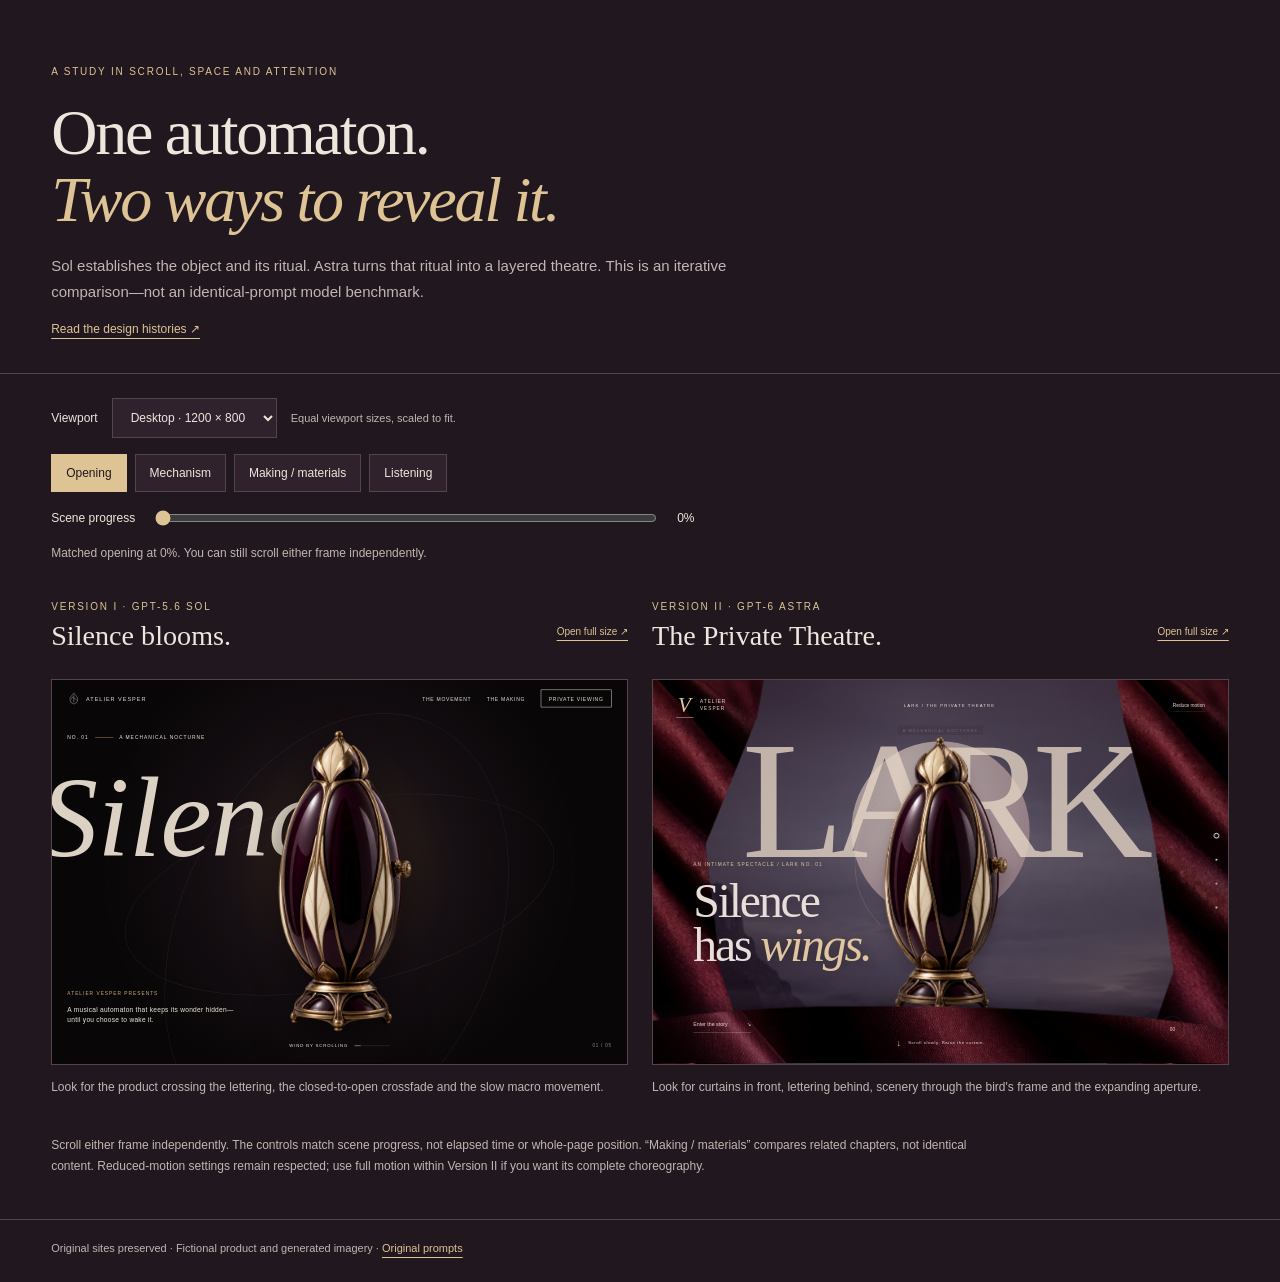
<file: index.html>
<!doctype html>
<html lang="en">
<head>
  <meta charset="utf-8"><meta name="viewport" content="width=device-width, initial-scale=1">
  <title>LARK · Scrollcraft comparison desk</title>
  <link rel="icon" href="data:,">
  <link rel="stylesheet" href="comparison.css">
</head>
<body>
  <header><p class="eyebrow">A study in scroll, space and attention</p><h1>One automaton.<br><em>Two ways to reveal it.</em></h1><p class="intro">Sol establishes the object and its ritual. Astra turns that ritual into a layered theatre. This is an iterative comparison—not an identical-prompt model benchmark.</p><a href="README.md">Read the design histories ↗</a></header>
  <main>
    <section class="controls" aria-label="Comparison controls">
      <div class="control-row"><label for="viewport">Viewport</label><select id="viewport"><option value="desktop">Desktop · 1200 × 800</option><option value="phone">Phone · 390 × 844</option></select><span>Equal viewport sizes, scaled to fit.</span></div>
      <div class="scenes" role="group" aria-label="Match narrative scenes"><button data-scene="opening" aria-pressed="true">Opening</button><button data-scene="mechanism" aria-pressed="false">Mechanism</button><button data-scene="craft" aria-pressed="false">Making / materials</button><button data-scene="listening" aria-pressed="false">Listening</button></div>
      <div class="scrubber"><label for="progress">Scene progress</label><input id="progress" type="range" min="0" max="100" value="0"><output id="progress-value" for="progress">0%</output></div>
      <p id="status" role="status">Loading both designs…</p>
    </section>
    <div class="comparison">
      <section class="version"><div class="version-label"><div><span class="eyebrow">Version I · GPT-5.6 Sol</span><h2>Silence blooms.</h2></div><a href="automaton_scrollcraft_site/" target="_blank" rel="noopener">Open full size ↗</a></div><div class="frame-stage"><iframe id="sol" title="Version I by GPT-5.6 Sol" src="automaton_scrollcraft_site/index.html"></iframe></div><p class="reading">Look for the product crossing the lettering, the closed-to-open crossfade and the slow macro movement.</p></section>
      <section class="version"><div class="version-label"><div><span class="eyebrow">Version II · GPT-6 Astra</span><h2>The Private Theatre.</h2></div><a href="automaton_scrollcraft_v2/" target="_blank" rel="noopener">Open full size ↗</a></div><div class="frame-stage"><iframe id="astra" title="Version II by GPT-6 Astra" src="automaton_scrollcraft_v2/index.html"></iframe></div><p class="reading">Look for curtains in front, lettering behind, scenery through the bird's frame and the expanding aperture.</p></section>
    </div>
    <p class="method">Scroll either frame independently. The controls match scene progress, not elapsed time or whole-page position. “Making / materials” compares related chapters, not identical content. Reduced-motion settings remain respected; use full motion within Version II if you want its complete choreography.</p>
    <noscript><p>JavaScript is needed for the comparison controls. Use the full-size links to explore each site.</p></noscript>
  </main>
  <footer>Original sites preserved · Fictional product and generated imagery · <a href="PROMPTS.md">Original prompts</a></footer>
  <script src="comparison.js"></script>
</body>
</html>
</file>
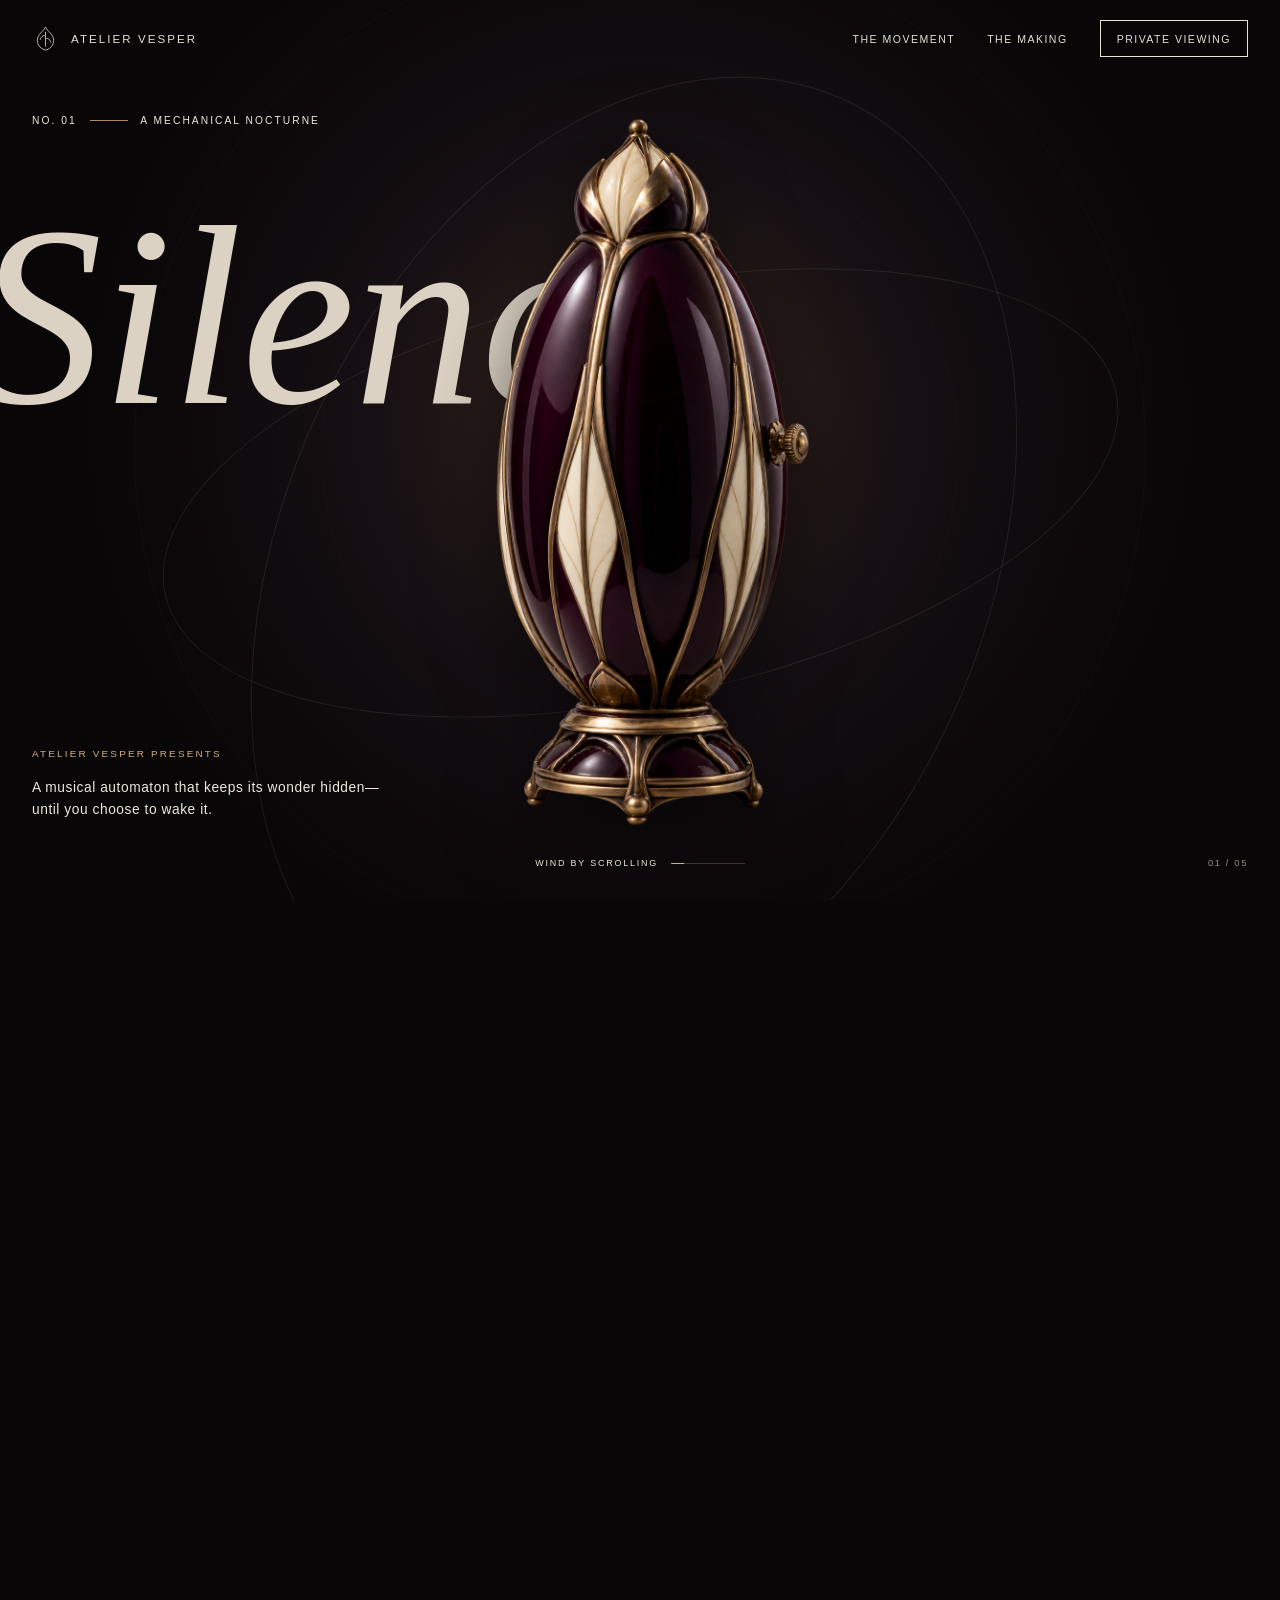
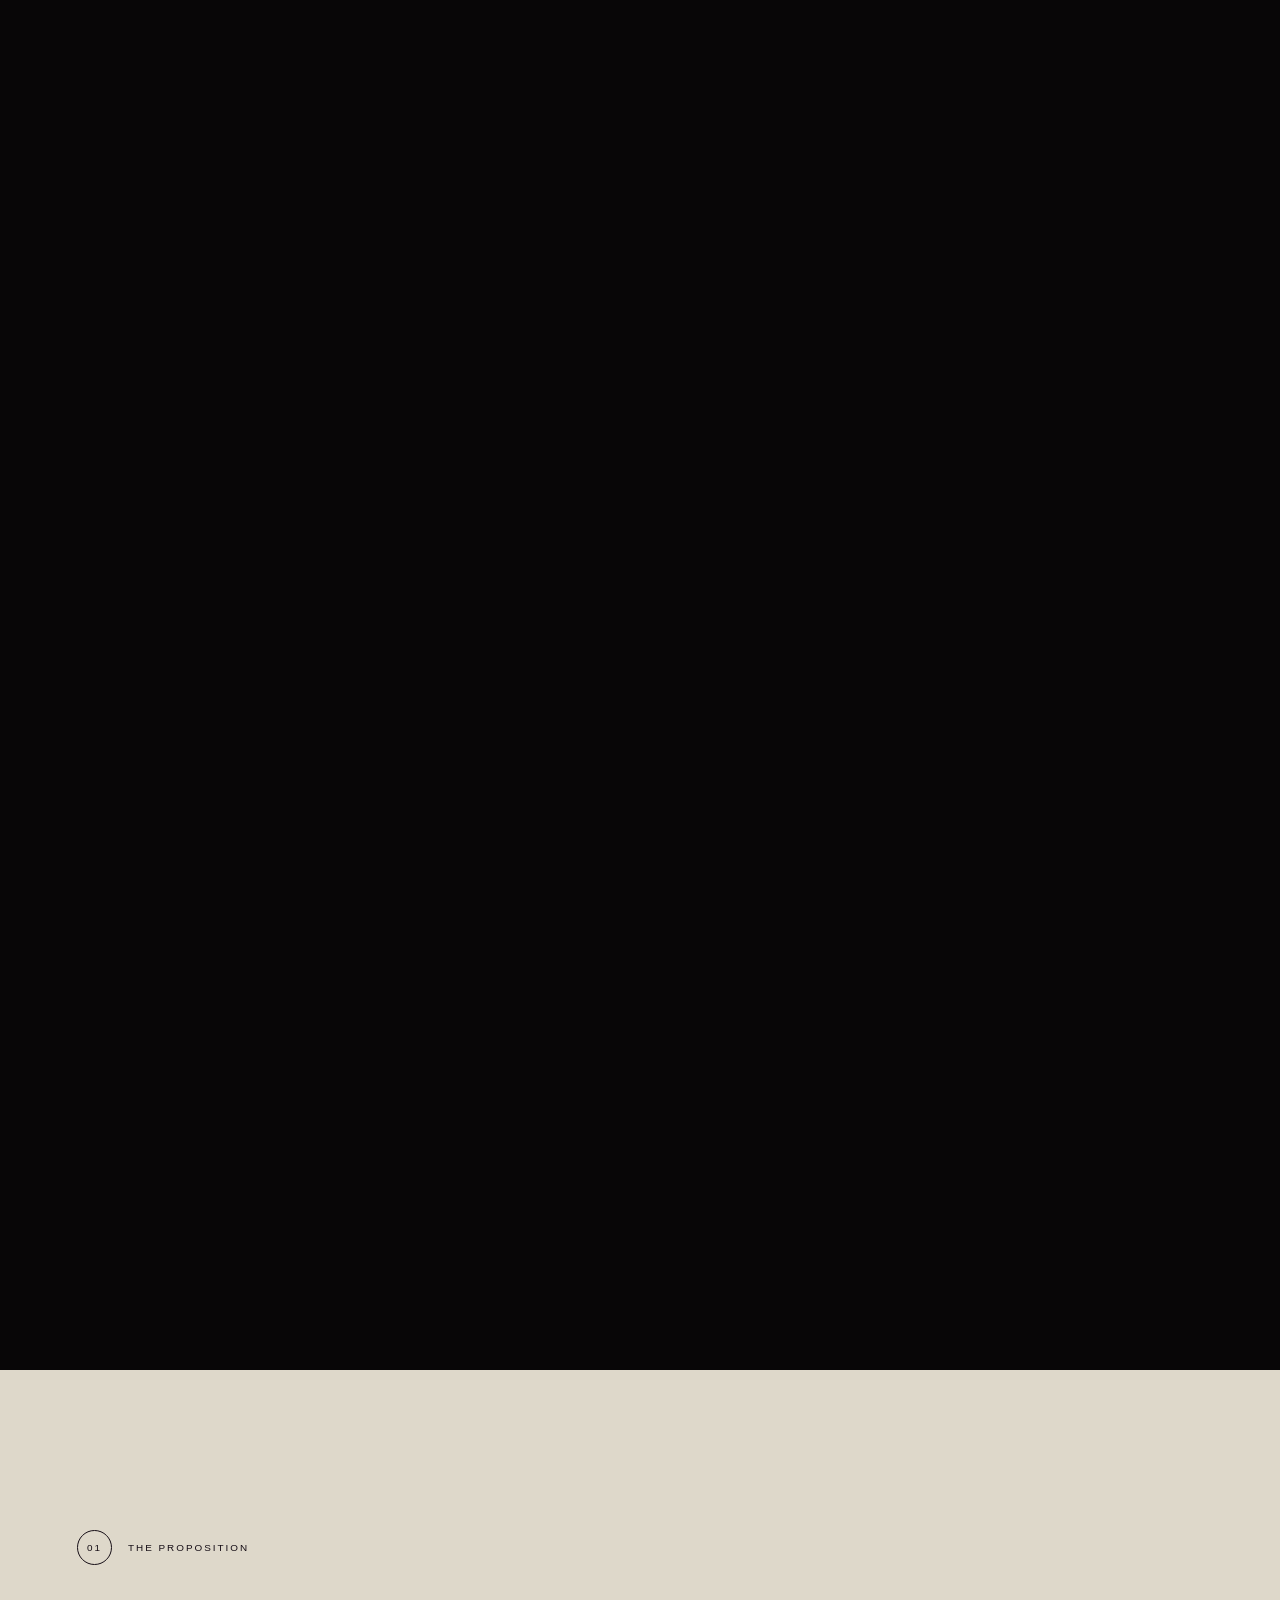
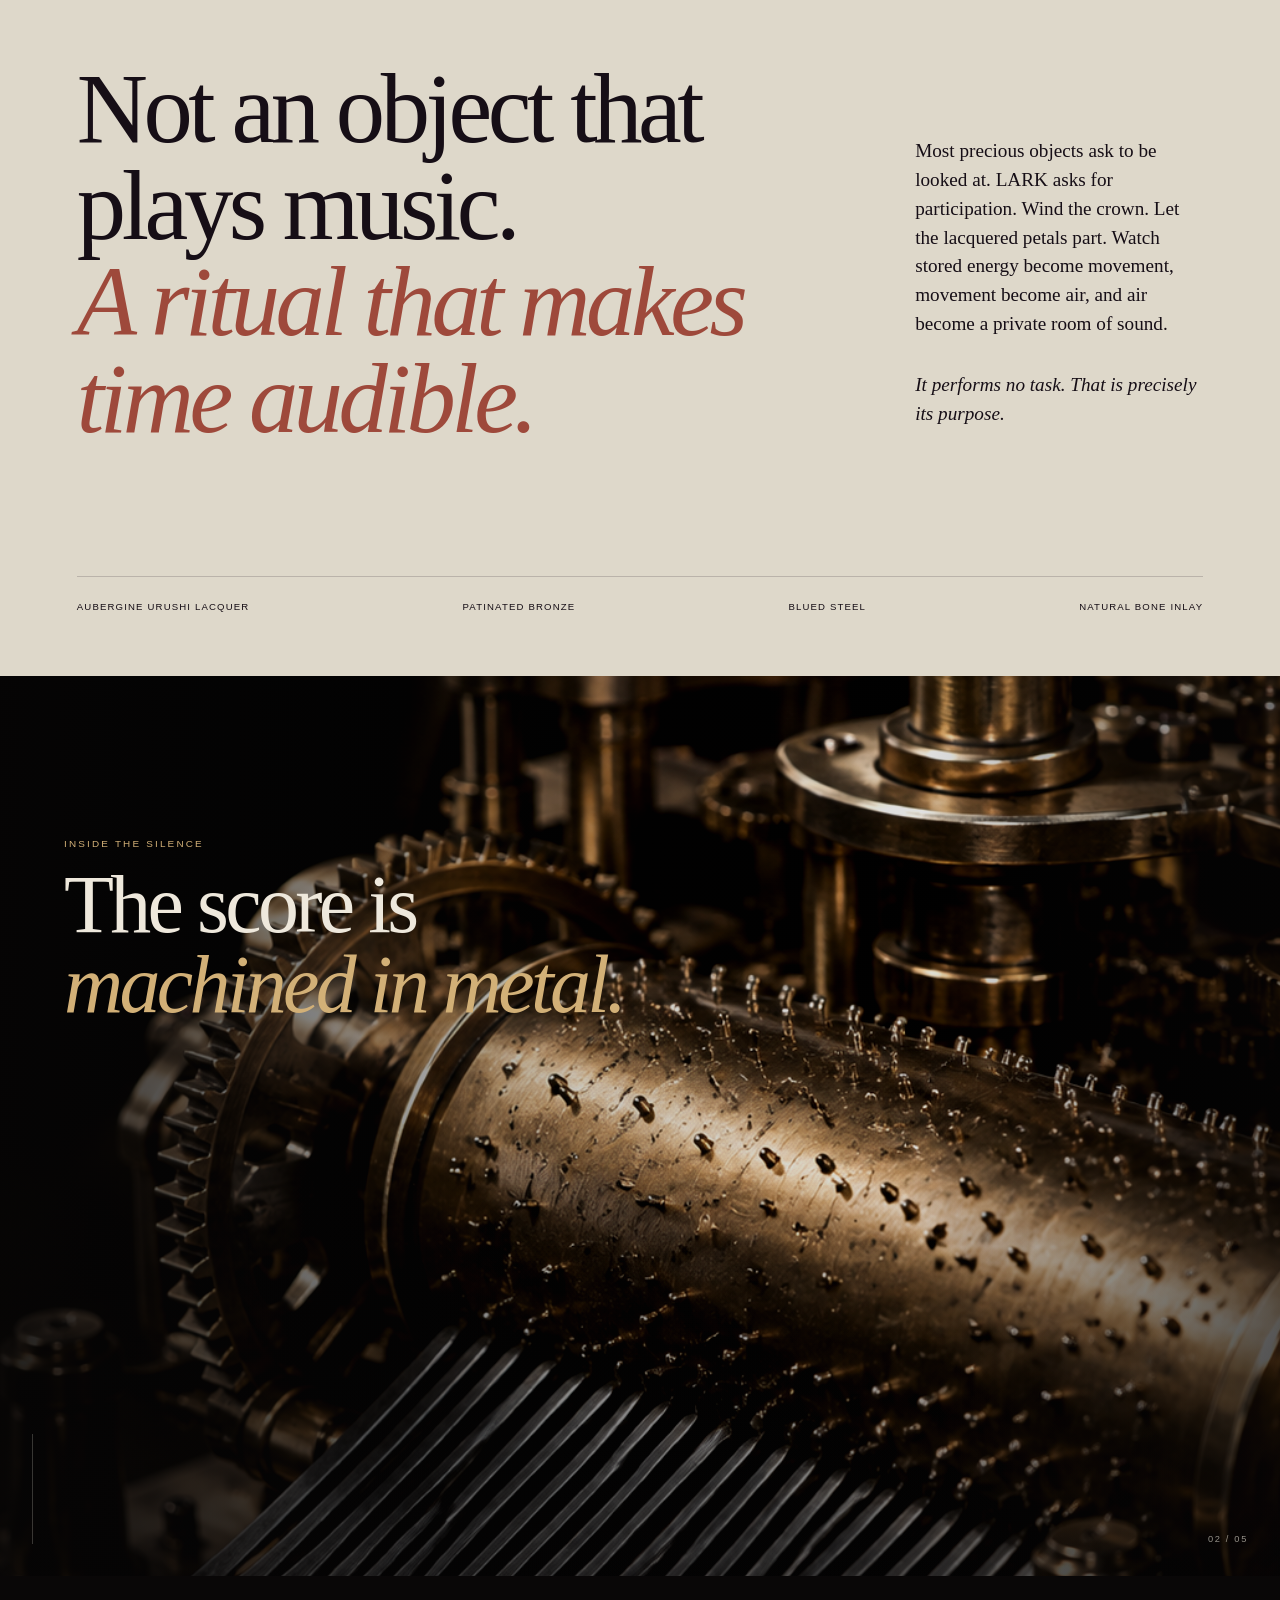
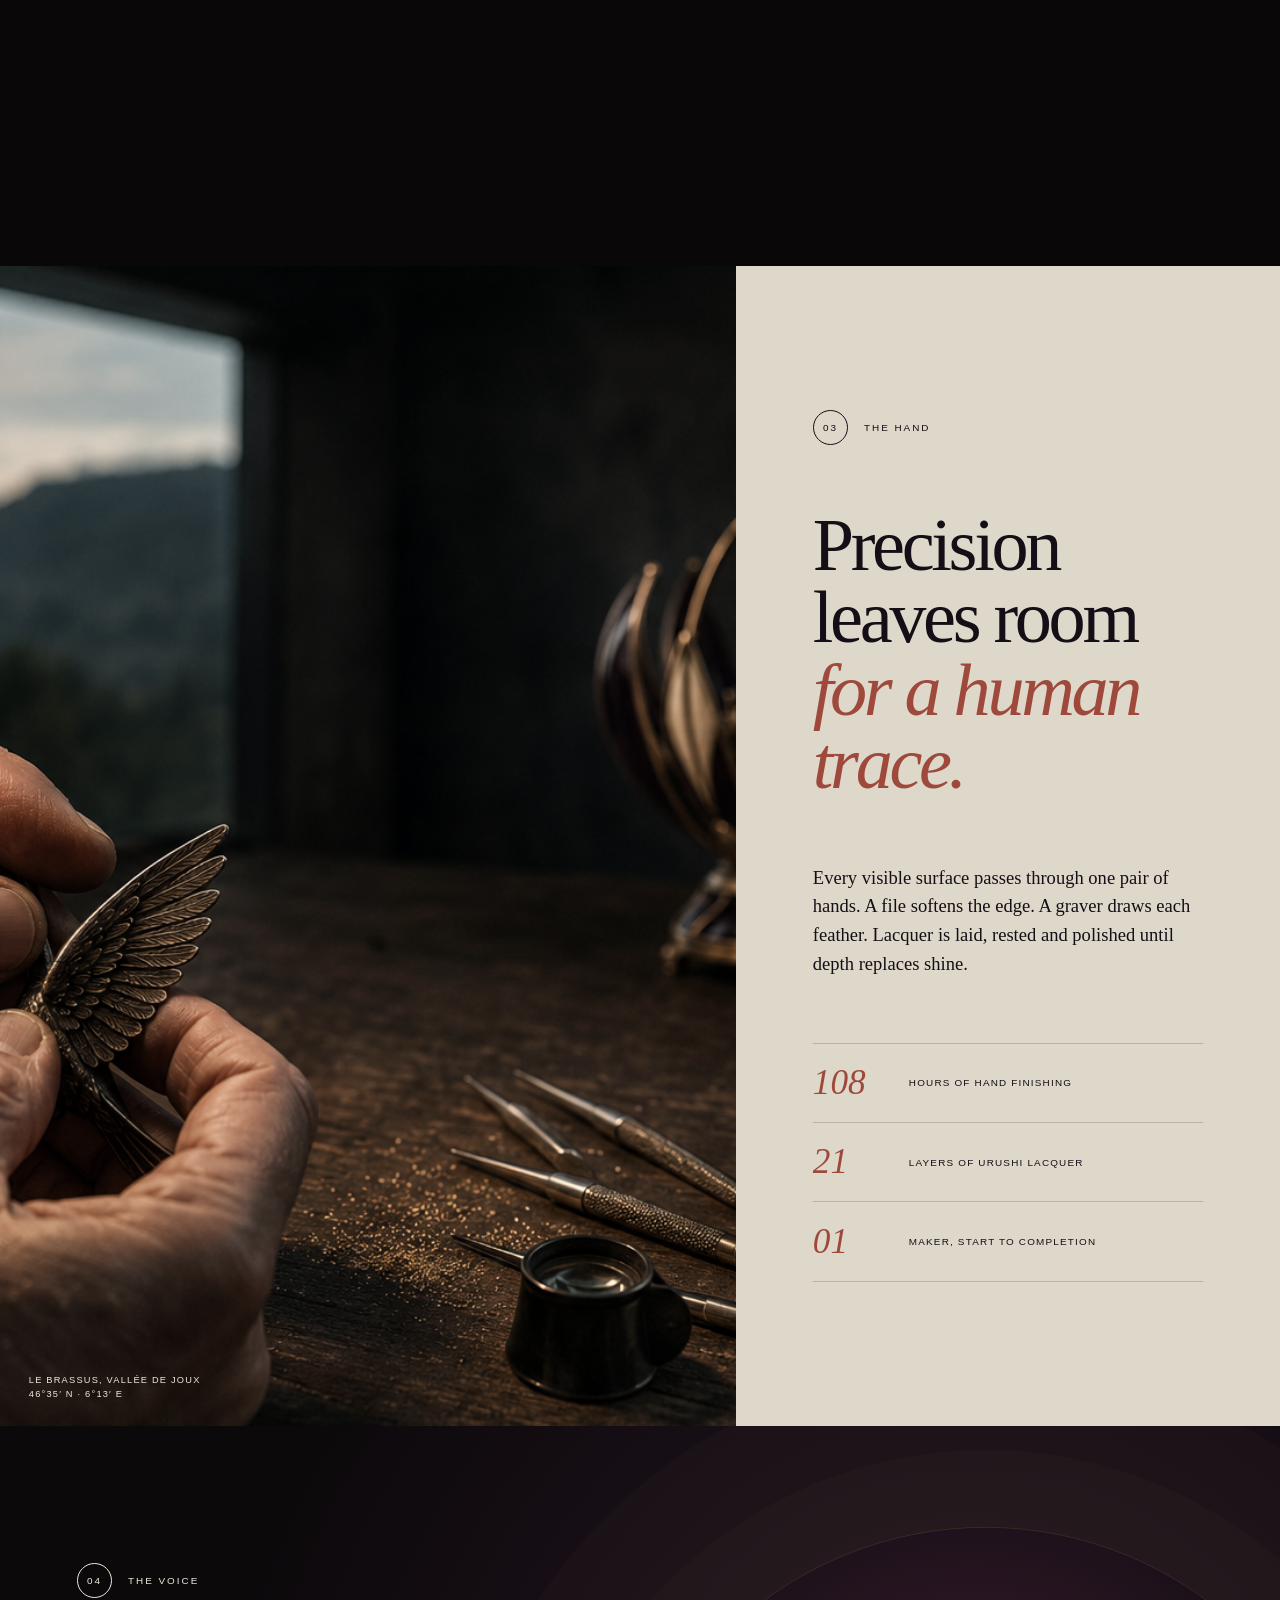
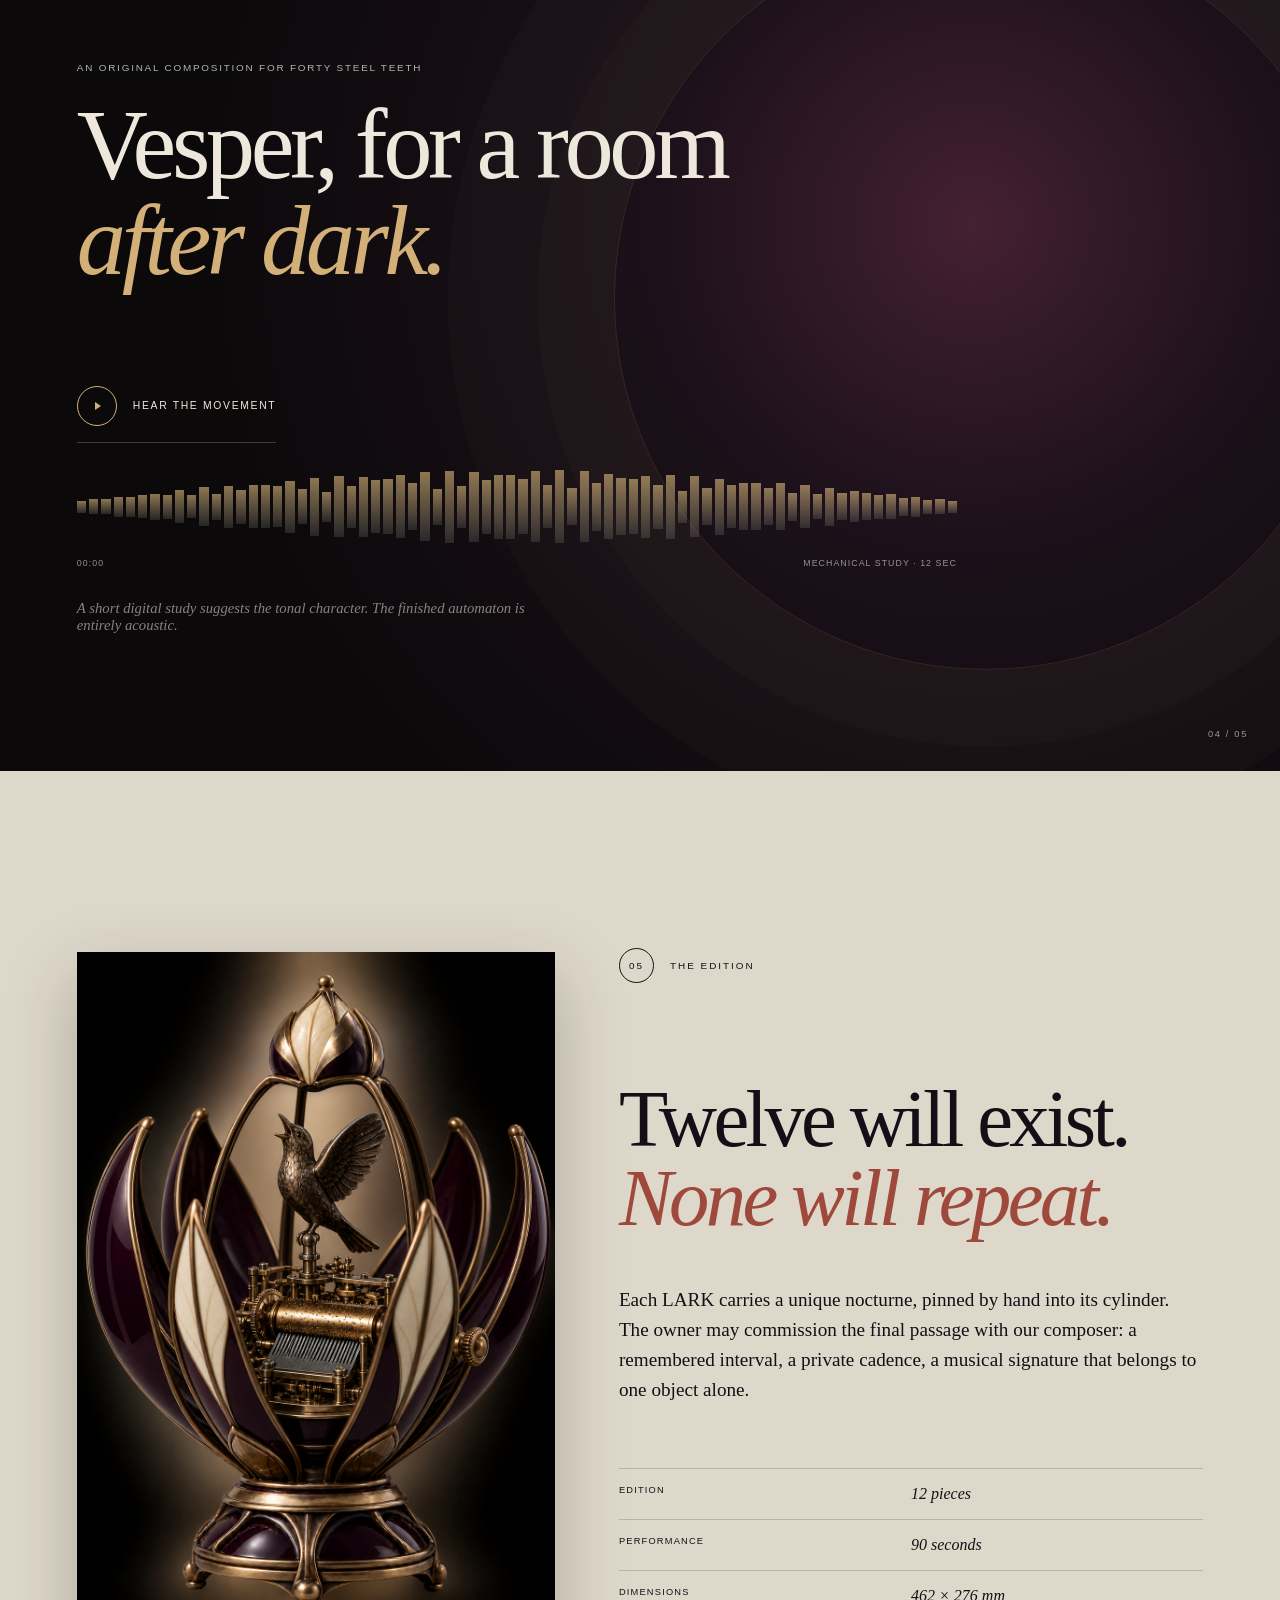
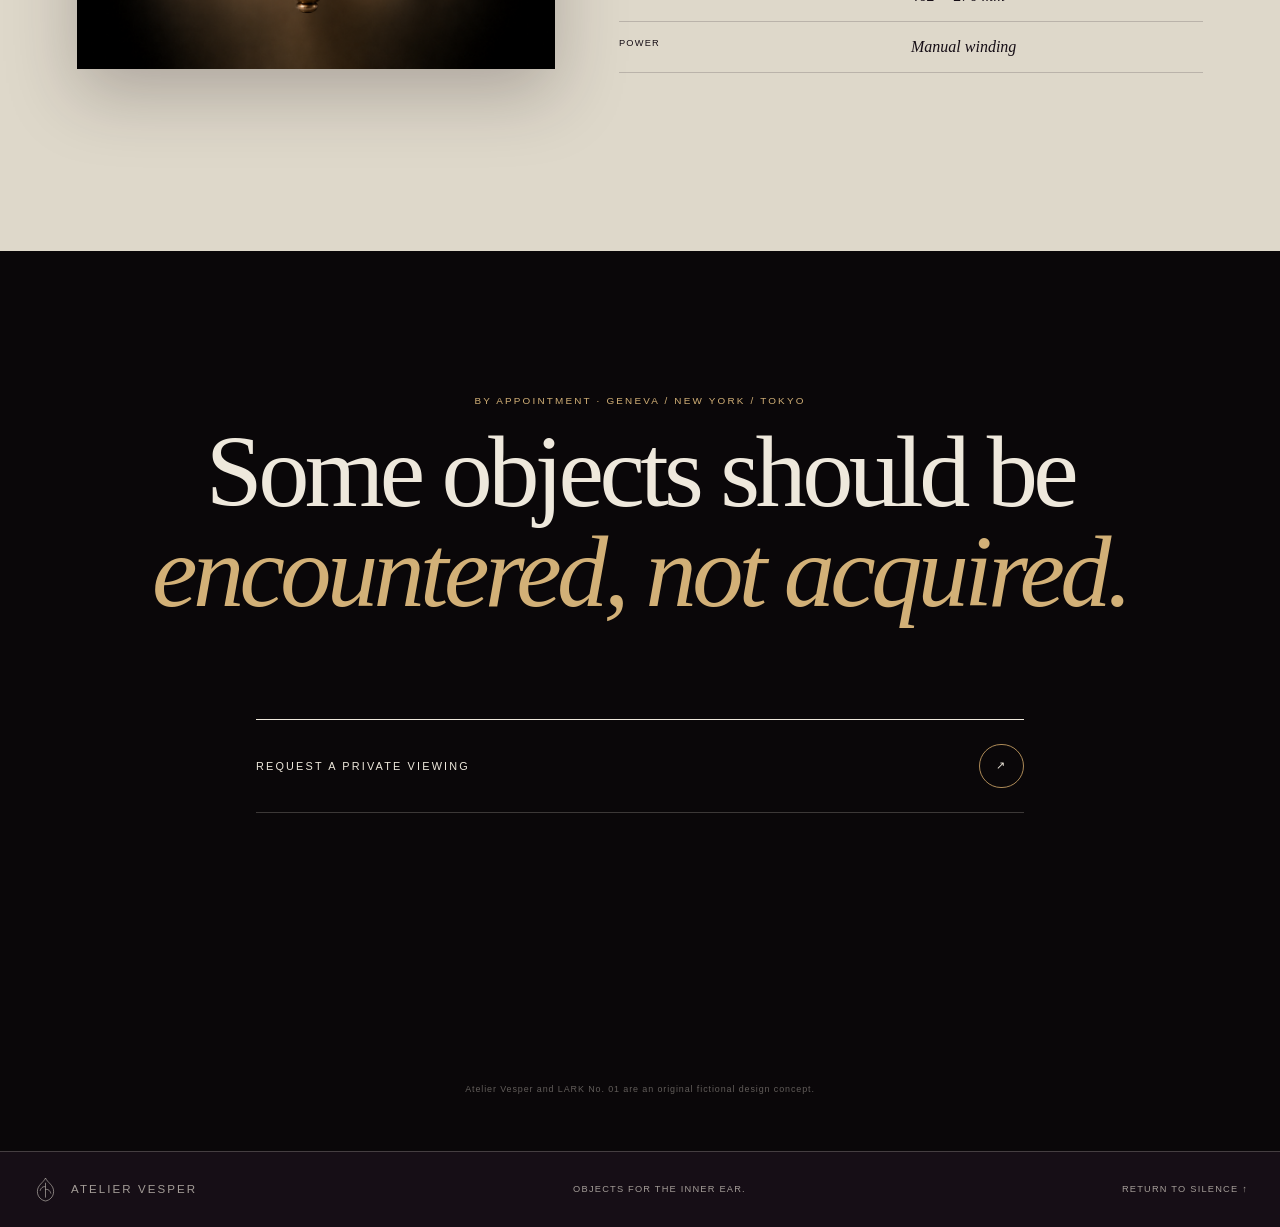
<file: automaton_scrollcraft_site/index.html>
<!doctype html>
<html lang="en">
<head>
  <meta charset="utf-8">
  <meta name="viewport" content="width=device-width, initial-scale=1">
  <meta name="theme-color" content="#160e16">
  <meta name="description" content="Atelier Vesper presents LARK No. 01, a fictional mechanical music automaton engineered to turn silence into ceremony.">
  <title>LARK No. 01 — Atelier Vesper</title>
  <link rel="icon" href="data:image/svg+xml,%3Csvg xmlns='http://www.w3.org/2000/svg' viewBox='0 0 64 64'%3E%3Cpath d='M32 5C27 17 13 21 13 38c0 12 9 20 19 21 10-1 19-9 19-21C51 21 37 17 32 5Z' fill='%23160e16' stroke='%23d2b077' stroke-width='2'/%3E%3Cpath d='M32 16v35M32 26c-7-2-11 3-13 9M32 32c7-2 11 3 13 9' fill='none' stroke='%23eee8dc' stroke-width='2'/%3E%3C/svg%3E">
  <link rel="preload" as="image" href="assets/lark-closed.png">
  <link rel="preload" as="image" href="assets/lark-open.png">
  <link rel="stylesheet" href="styles.css">
</head>
<body>
  <a class="skip-link" href="#main">Skip to the collection</a>

  <header class="site-header" aria-label="Primary navigation">
    <a class="wordmark" href="#top" aria-label="Atelier Vesper home">
      <svg viewBox="0 0 40 40" aria-hidden="true"><path d="M20 3C17 10 8 13 8 23c0 8 6 13 12 14 6-1 12-6 12-14C32 13 23 10 20 3Zm0 7v22m0-16c-4-1-7 2-8 6m8-2c4-1 7 2 8 6"/></svg>
      <span>Atelier Vesper</span>
    </a>
    <nav>
      <a href="#movement">The movement</a>
      <a href="#making">The making</a>
      <a class="nav-inquire" href="#private-viewing">Private viewing</a>
    </nav>
  </header>

  <main id="main">
    <section class="overture" id="top" aria-labelledby="hero-title">
      <div class="hero-sticky">
        <div class="hero-atmosphere" aria-hidden="true">
          <div class="halo halo-one"></div>
          <div class="halo halo-two"></div>
          <div class="orbital orbital-one"></div>
          <div class="orbital orbital-two"></div>
        </div>

        <p class="edition-mark">No. 01 <span></span> A mechanical nocturne</p>

        <div class="hero-title" id="hero-title" aria-label="Silence blooms">
          <span class="hero-word word-silence">Silence</span>
          <span class="hero-word word-blooms">blooms.</span>
        </div>

        <div class="product-stage" aria-hidden="true">
          <img class="product product-closed" src="assets/lark-closed.png" alt="">
          <img class="product product-open" src="assets/lark-open.png" alt="">
          <div class="product-glint"></div>
        </div>

        <div class="hero-intro">
          <p class="eyebrow">Atelier Vesper presents</p>
          <p>A musical automaton that keeps its wonder hidden—until you choose to wake it.</p>
        </div>

        <div class="hero-reveal">
          <p class="eyebrow">LARK No. 01</p>
          <p>One hundred and forty-four components. Ninety seconds of mechanical song. An object that opens only for its listener.</p>
        </div>

        <div class="scroll-cue" aria-hidden="true">
          <span>Wind by scrolling</span>
          <i><b></b></i>
        </div>
        <div class="chapter-index" aria-hidden="true">01 / 05</div>
      </div>
    </section>

    <section class="manifesto paper-section">
      <div class="section-kicker reveal"><span>01</span> The proposition</div>
      <div class="manifesto-grid">
        <h2 class="reveal">Not an object that plays music.<br><em>A ritual that makes time audible.</em></h2>
        <div class="manifesto-copy reveal">
          <p>Most precious objects ask to be looked at. LARK asks for participation. Wind the crown. Let the lacquered petals part. Watch stored energy become movement, movement become air, and air become a private room of sound.</p>
          <p>It performs no task. That is precisely its purpose.</p>
        </div>
      </div>
      <div class="material-line" aria-label="Primary materials">
        <span>Aubergine urushi lacquer</span>
        <span>Patinated bronze</span>
        <span>Blued steel</span>
        <span>Natural bone inlay</span>
      </div>
    </section>

    <section class="movement" id="movement" aria-labelledby="movement-title">
      <div class="movement-sticky">
        <div class="macro-frame" aria-hidden="true"></div>
        <div class="macro-shade" aria-hidden="true"></div>

        <div class="movement-heading">
          <p class="eyebrow">Inside the silence</p>
          <h2 id="movement-title">The score is<br><em>machined in metal.</em></h2>
        </div>

        <div class="annotation annotation-cylinder">
          <i></i><span><b>01</b> The cylinder</span>
          <p>1,862 pins encode every note, pause and breath.</p>
        </div>
        <div class="annotation annotation-comb">
          <i></i><span><b>02</b> The comb</span>
          <p>Forty blued-steel teeth are tuned one by one.</p>
        </div>
        <div class="annotation annotation-governor">
          <i></i><span><b>03</b> The governor</span>
          <p>A silent regulator holds tempo without electronics.</p>
        </div>

        <div class="movement-progress" aria-hidden="true"><b></b></div>
        <div class="chapter-index" aria-hidden="true">02 / 05</div>
      </div>
    </section>

    <section class="making paper-section" id="making" aria-labelledby="making-title">
      <div class="making-image reveal">
        <img src="assets/atelier-craft.png" alt="An artisan hand-finishing the bronze wing of the LARK automaton in a quiet workshop.">
        <p>Le Brassus, Vallée de Joux<br>46°35′ N · 6°13′ E</p>
      </div>
      <div class="making-copy">
        <div class="section-kicker reveal"><span>03</span> The hand</div>
        <h2 class="reveal" id="making-title">Precision leaves room<br><em>for a human trace.</em></h2>
        <p class="lead reveal">Every visible surface passes through one pair of hands. A file softens the edge. A graver draws each feather. Lacquer is laid, rested and polished until depth replaces shine.</p>
        <div class="process-list">
          <div class="process reveal"><span>108</span><p>hours of hand finishing</p></div>
          <div class="process reveal"><span>21</span><p>layers of urushi lacquer</p></div>
          <div class="process reveal"><span>01</span><p>maker, start to completion</p></div>
        </div>
      </div>
    </section>

    <section class="listening" aria-labelledby="listening-title">
      <div class="listening-orbit" aria-hidden="true"></div>
      <div class="section-kicker light reveal"><span>04</span> The voice</div>
      <p class="listening-prelude reveal">An original composition for forty steel teeth</p>
      <h2 class="reveal" id="listening-title">Vesper, for a room<br><em>after dark.</em></h2>

      <div class="sound-instrument reveal">
        <button class="sound-toggle" id="soundToggle" type="button" aria-pressed="false">
          <span class="sound-icon" aria-hidden="true"></span>
          <span class="sound-label">Hear the movement</span>
        </button>
        <div class="waveform" id="waveform" aria-hidden="true"></div>
        <div class="sound-meta"><span>00:00</span><span>Mechanical study · 12 sec</span></div>
      </div>
      <p class="sound-note">A short digital study suggests the tonal character. The finished automaton is entirely acoustic.</p>
      <div class="chapter-index" aria-hidden="true">04 / 05</div>
    </section>

    <section class="edition paper-section" aria-labelledby="edition-title">
      <div class="edition-object reveal">
        <span class="edition-halo" aria-hidden="true"></span>
        <img src="assets/lark-open.png" alt="LARK No. 01 open, revealing its bronze songbird and mechanical music movement.">
      </div>
      <div class="edition-copy">
        <div class="section-kicker reveal"><span>05</span> The edition</div>
        <h2 class="reveal" id="edition-title">Twelve will exist.<br><em>None will repeat.</em></h2>
        <p class="reveal">Each LARK carries a unique nocturne, pinned by hand into its cylinder. The owner may commission the final passage with our composer: a remembered interval, a private cadence, a musical signature that belongs to one object alone.</p>
        <dl class="specs reveal">
          <div><dt>Edition</dt><dd>12 pieces</dd></div>
          <div><dt>Performance</dt><dd>90 seconds</dd></div>
          <div><dt>Dimensions</dt><dd>462 × 276 mm</dd></div>
          <div><dt>Power</dt><dd>Manual winding</dd></div>
        </dl>
      </div>
    </section>

    <section class="private-viewing" id="private-viewing" aria-labelledby="viewing-title">
      <p class="eyebrow reveal">By appointment · Geneva / New York / Tokyo</p>
      <h2 class="reveal" id="viewing-title">Some objects should be<br><em>encountered, not acquired.</em></h2>
      <a class="viewing-link reveal" href="mailto:salon@ateliervesper.example?subject=Private%20viewing%20%E2%80%94%20LARK%20No.%2001">
        <span>Request a private viewing</span><i aria-hidden="true">↗</i>
      </a>
      <p class="fiction-note">Atelier Vesper and LARK No. 01 are an original fictional design concept.</p>
    </section>
  </main>

  <footer>
    <a class="wordmark" href="#top">
      <svg viewBox="0 0 40 40" aria-hidden="true"><path d="M20 3C17 10 8 13 8 23c0 8 6 13 12 14 6-1 12-6 12-14C32 13 23 10 20 3Zm0 7v22m0-16c-4-1-7 2-8 6m8-2c4-1 7 2 8 6"/></svg>
      <span>Atelier Vesper</span>
    </a>
    <p>Objects for the inner ear.</p>
    <a href="#top">Return to silence ↑</a>
  </footer>

  <script src="script.js"></script>
</body>
</html>
</file>
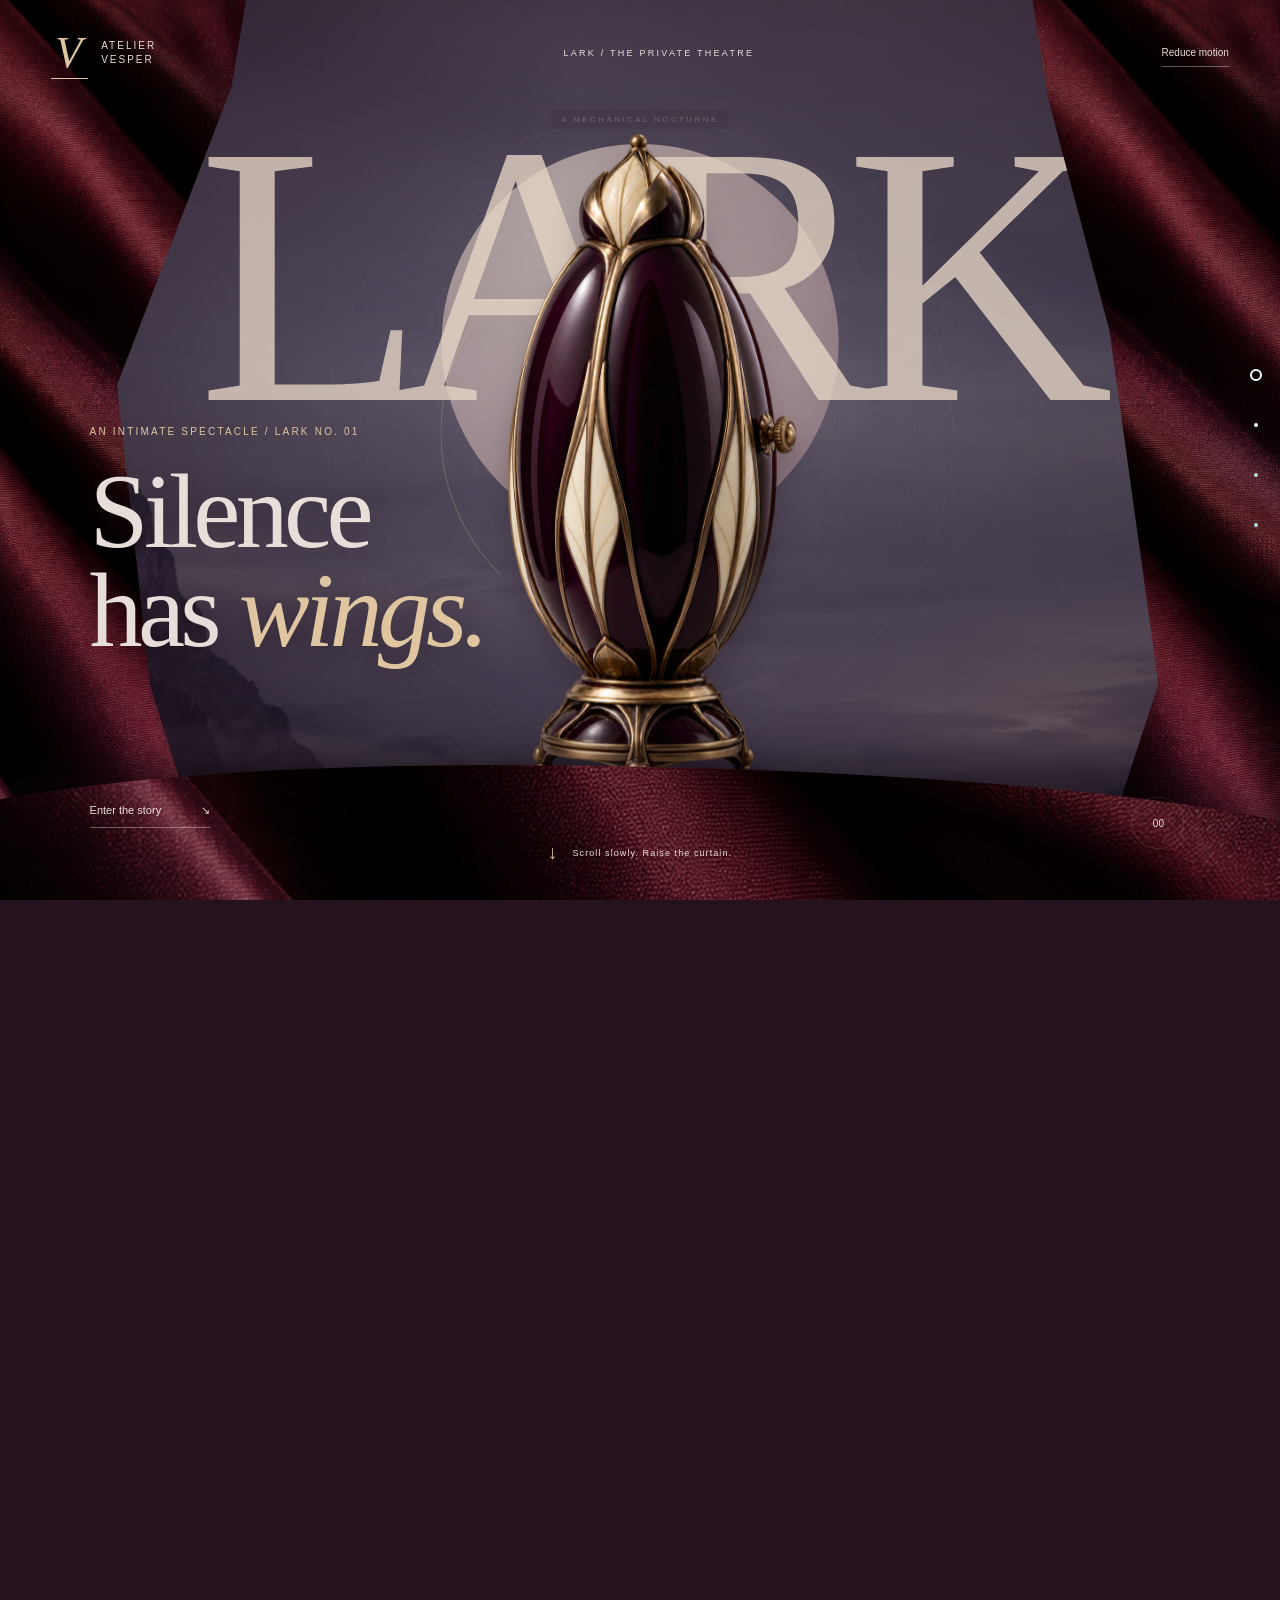
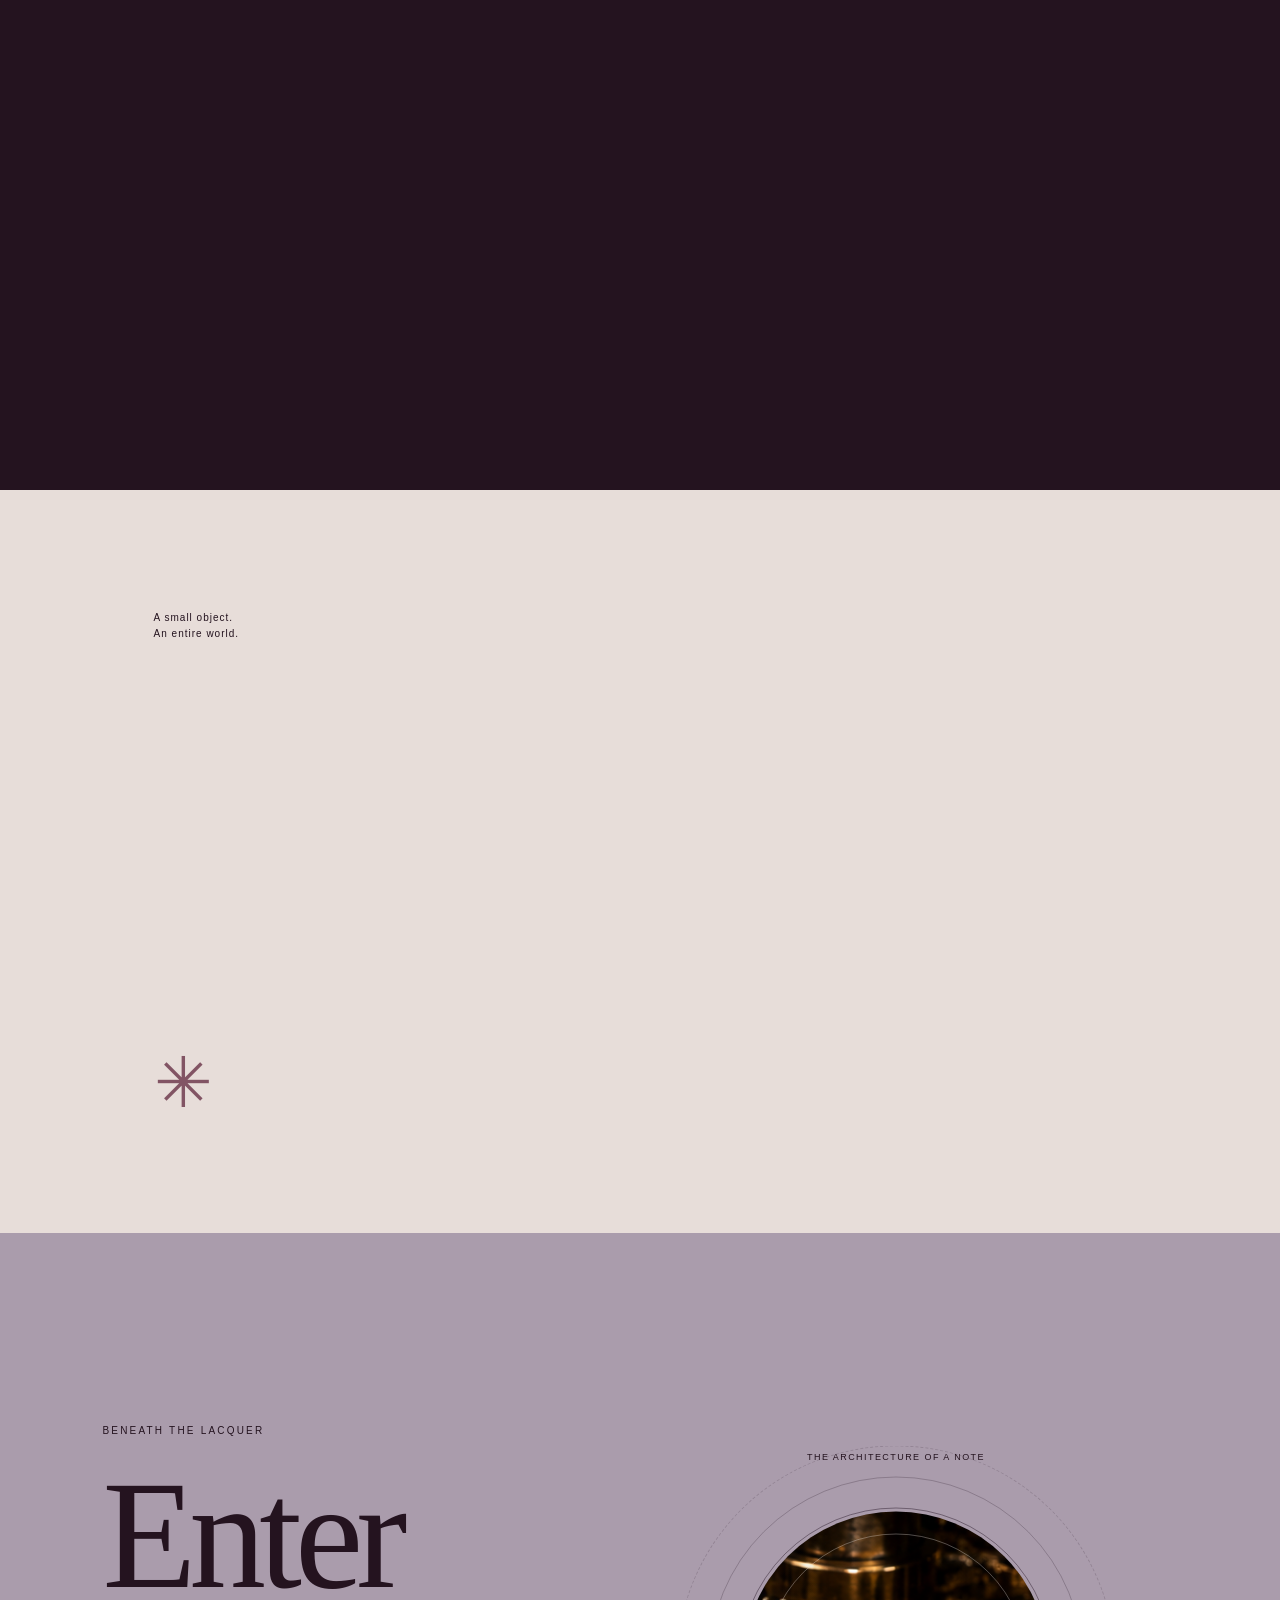
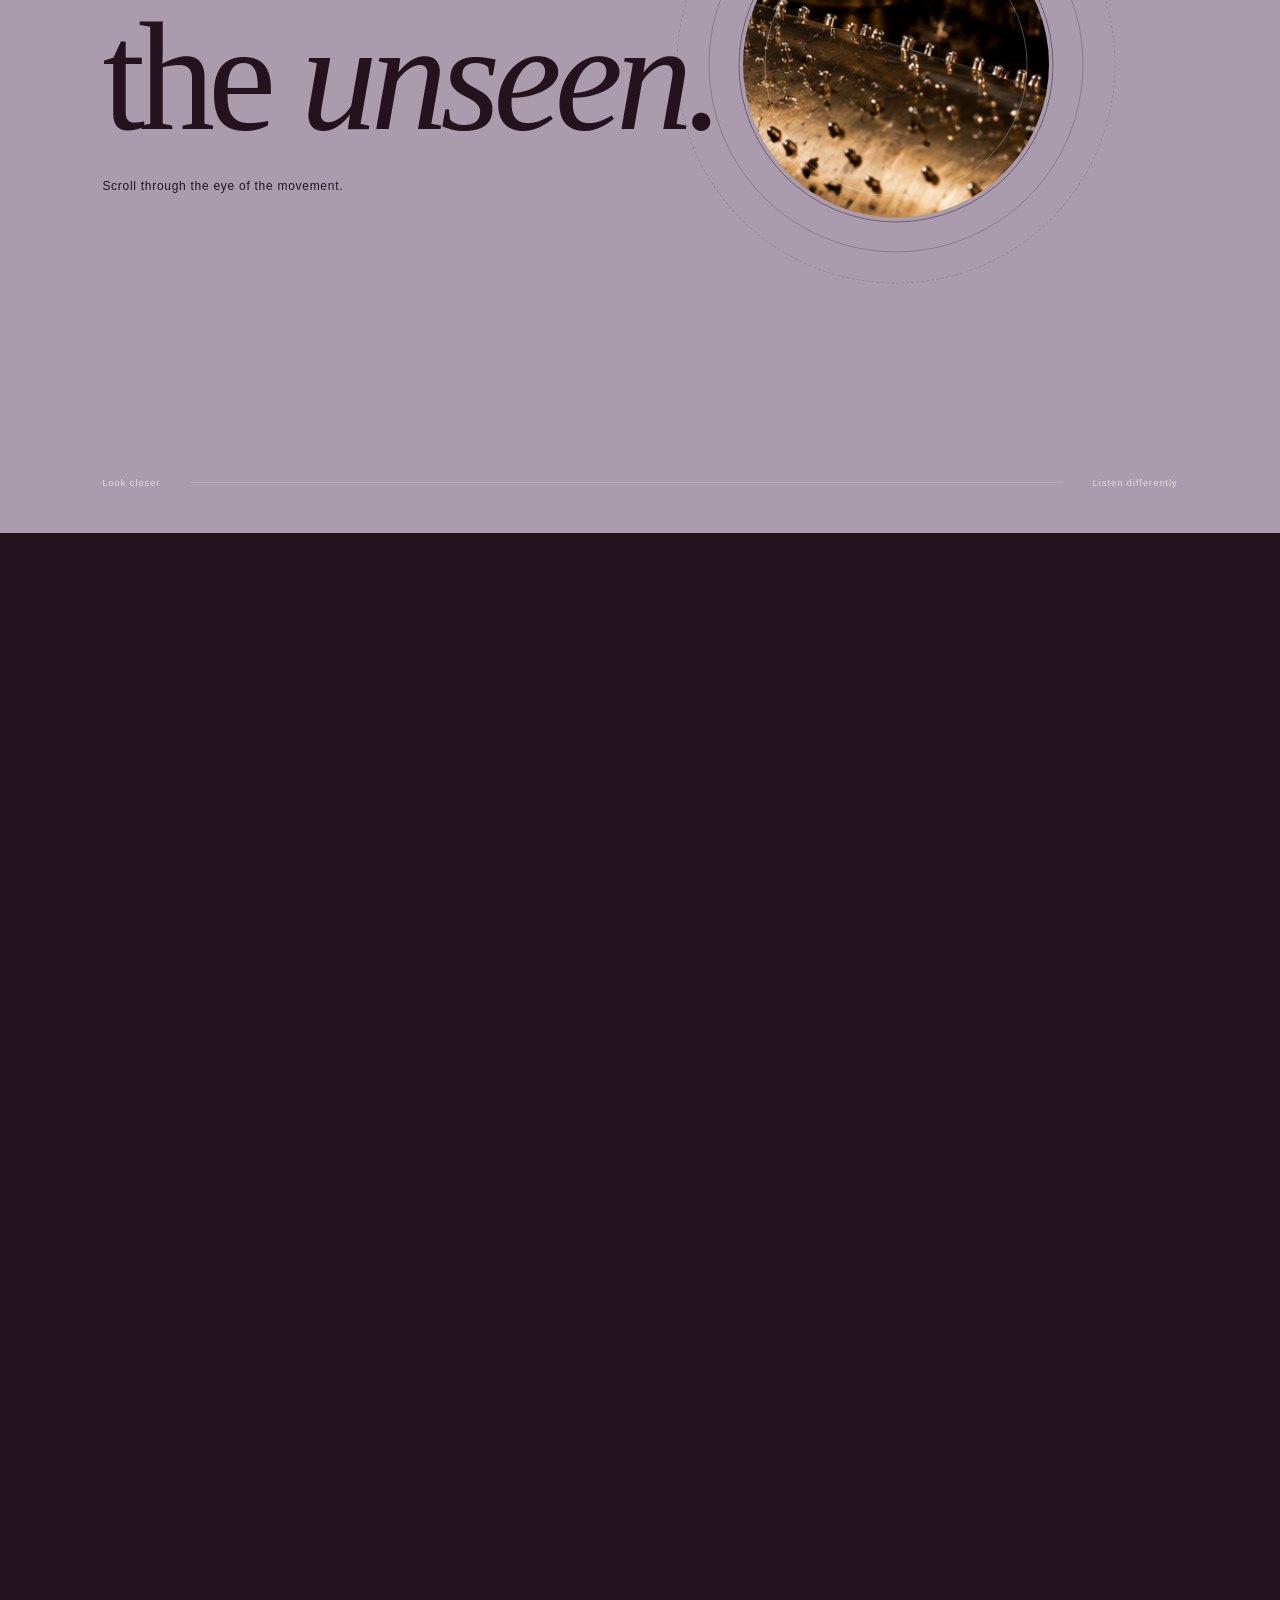
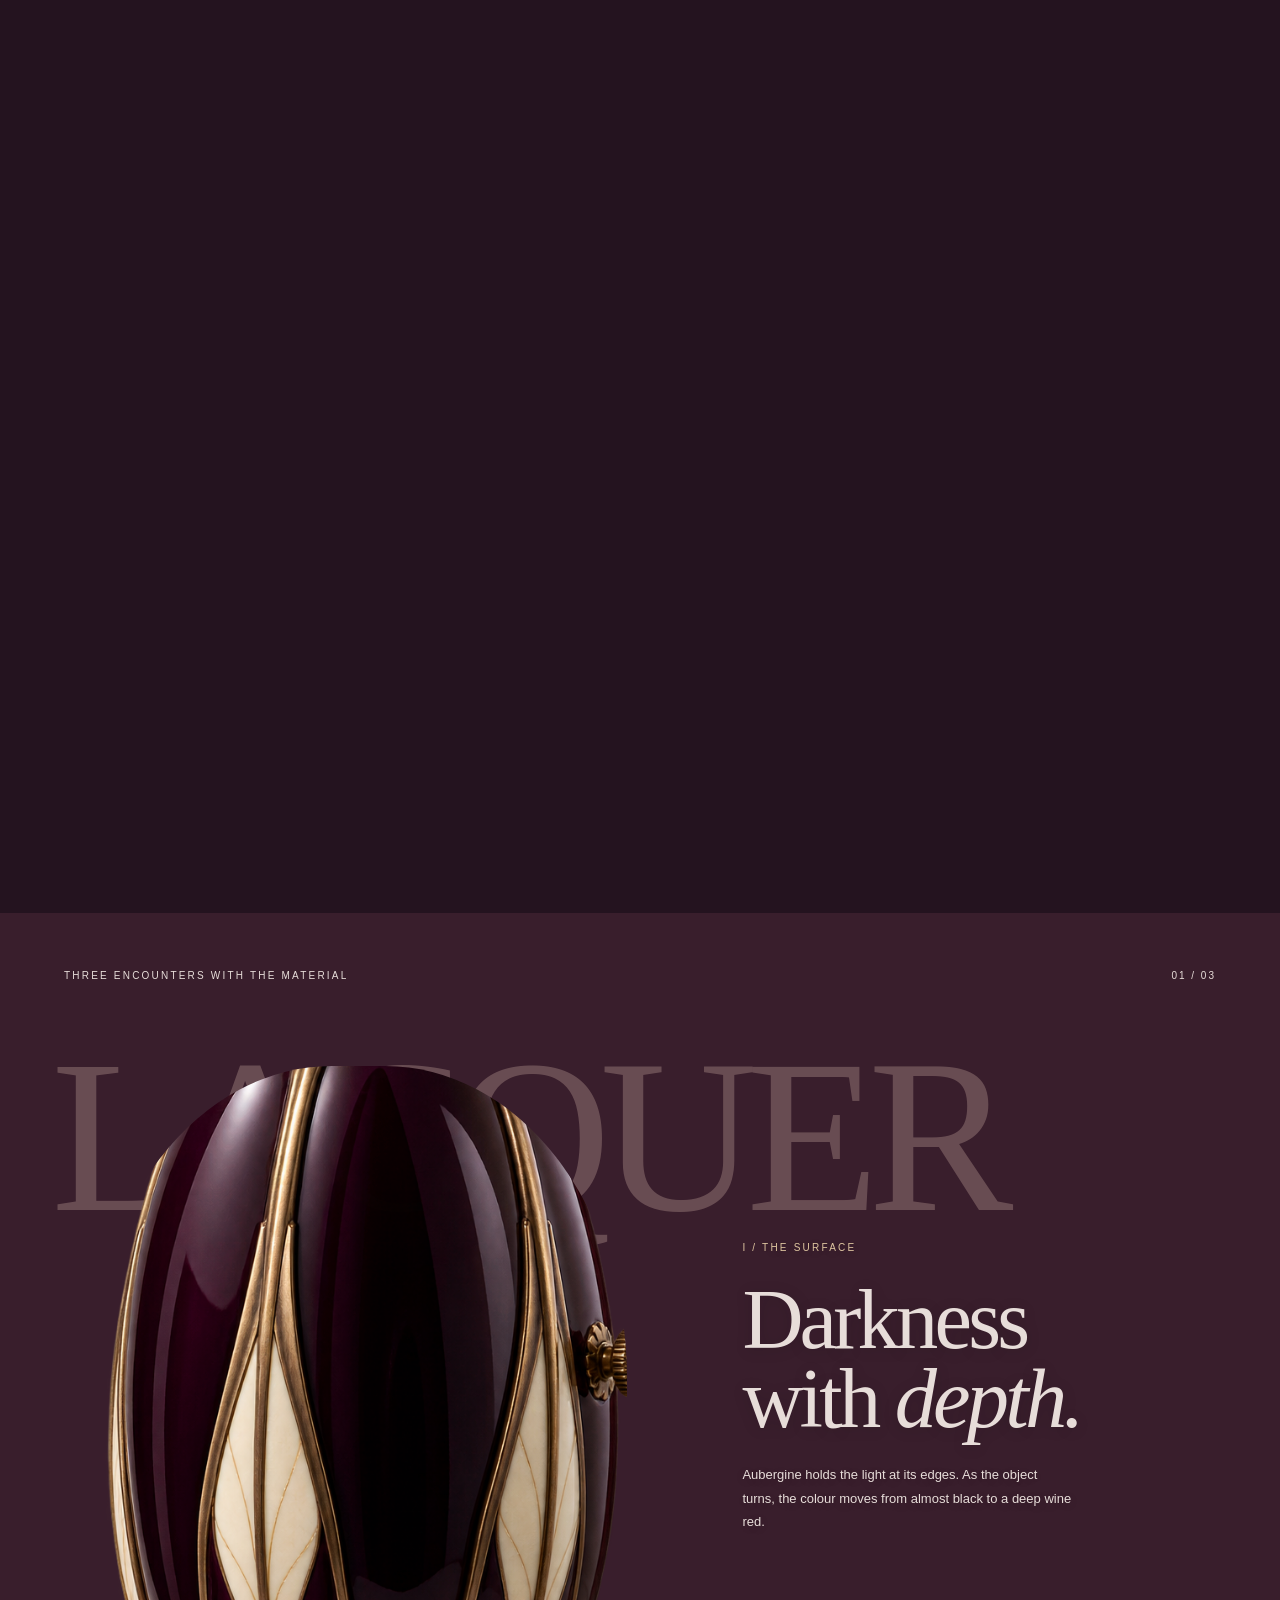
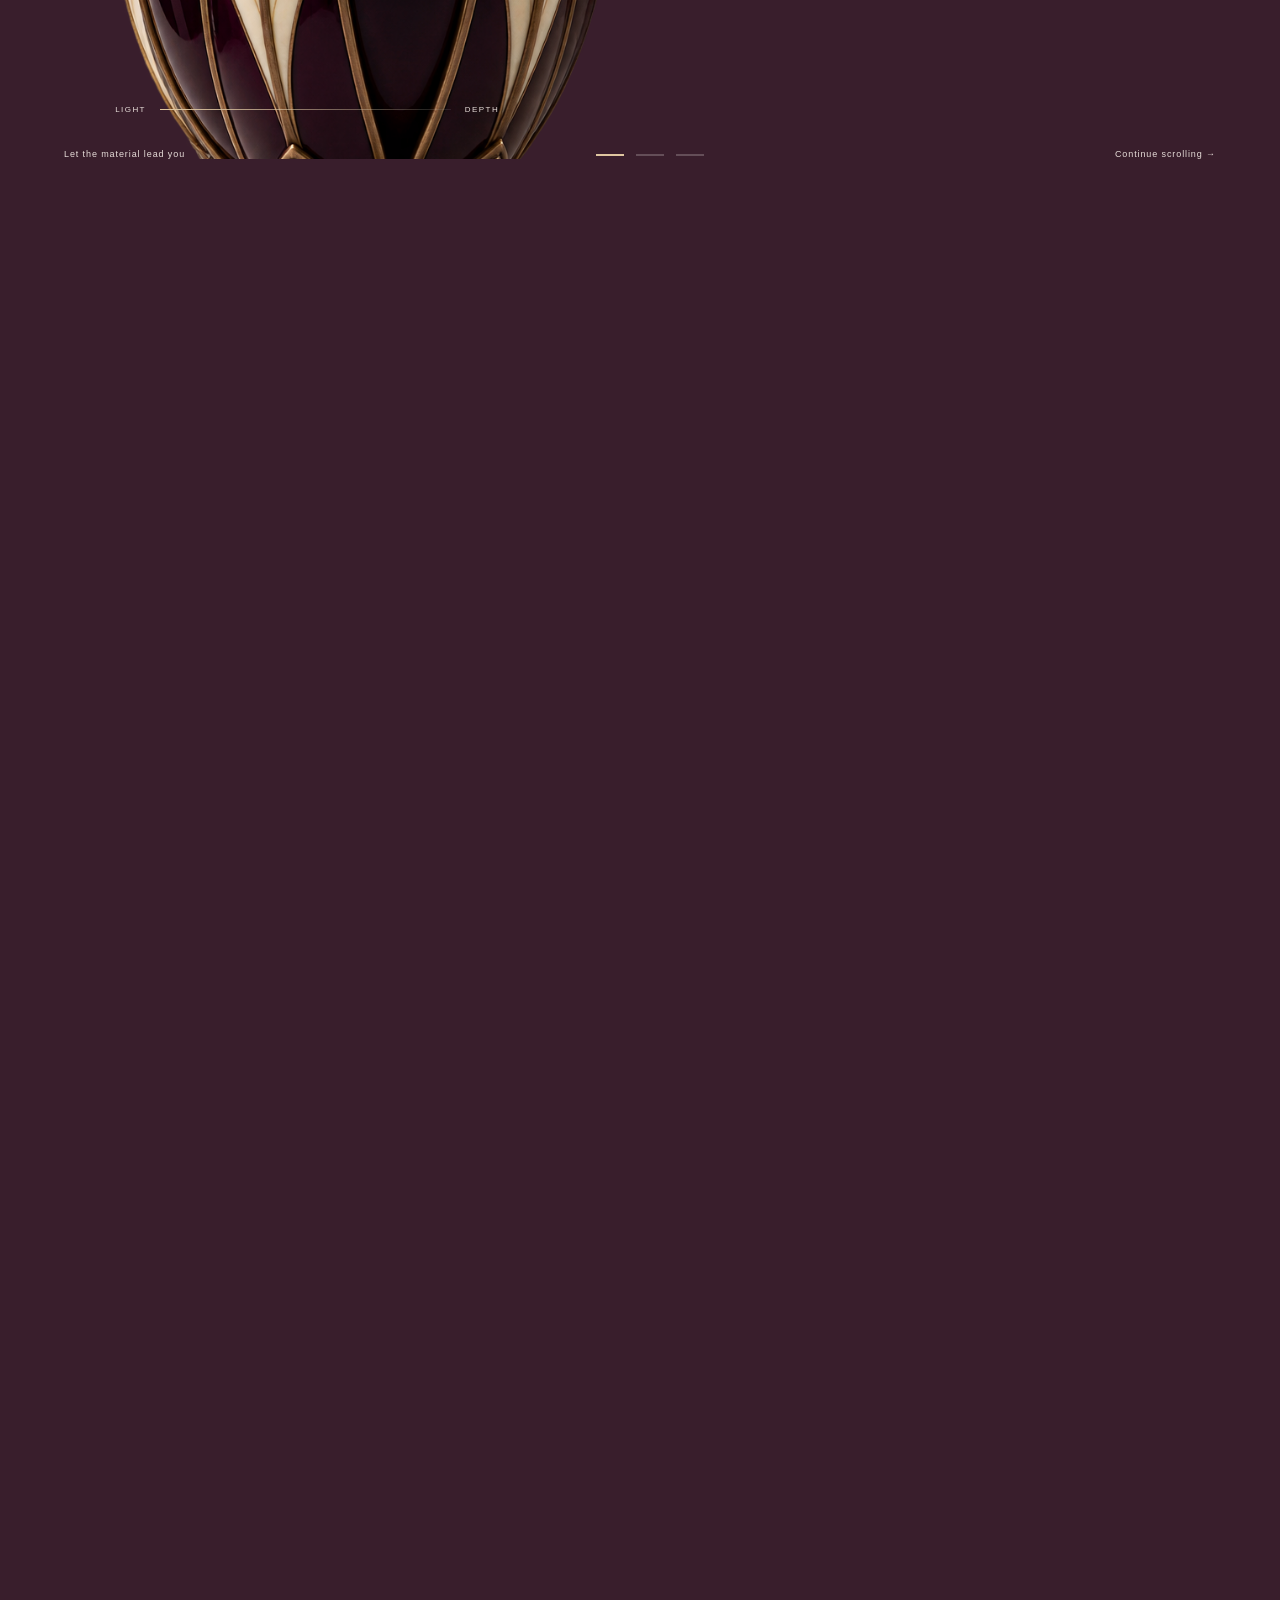
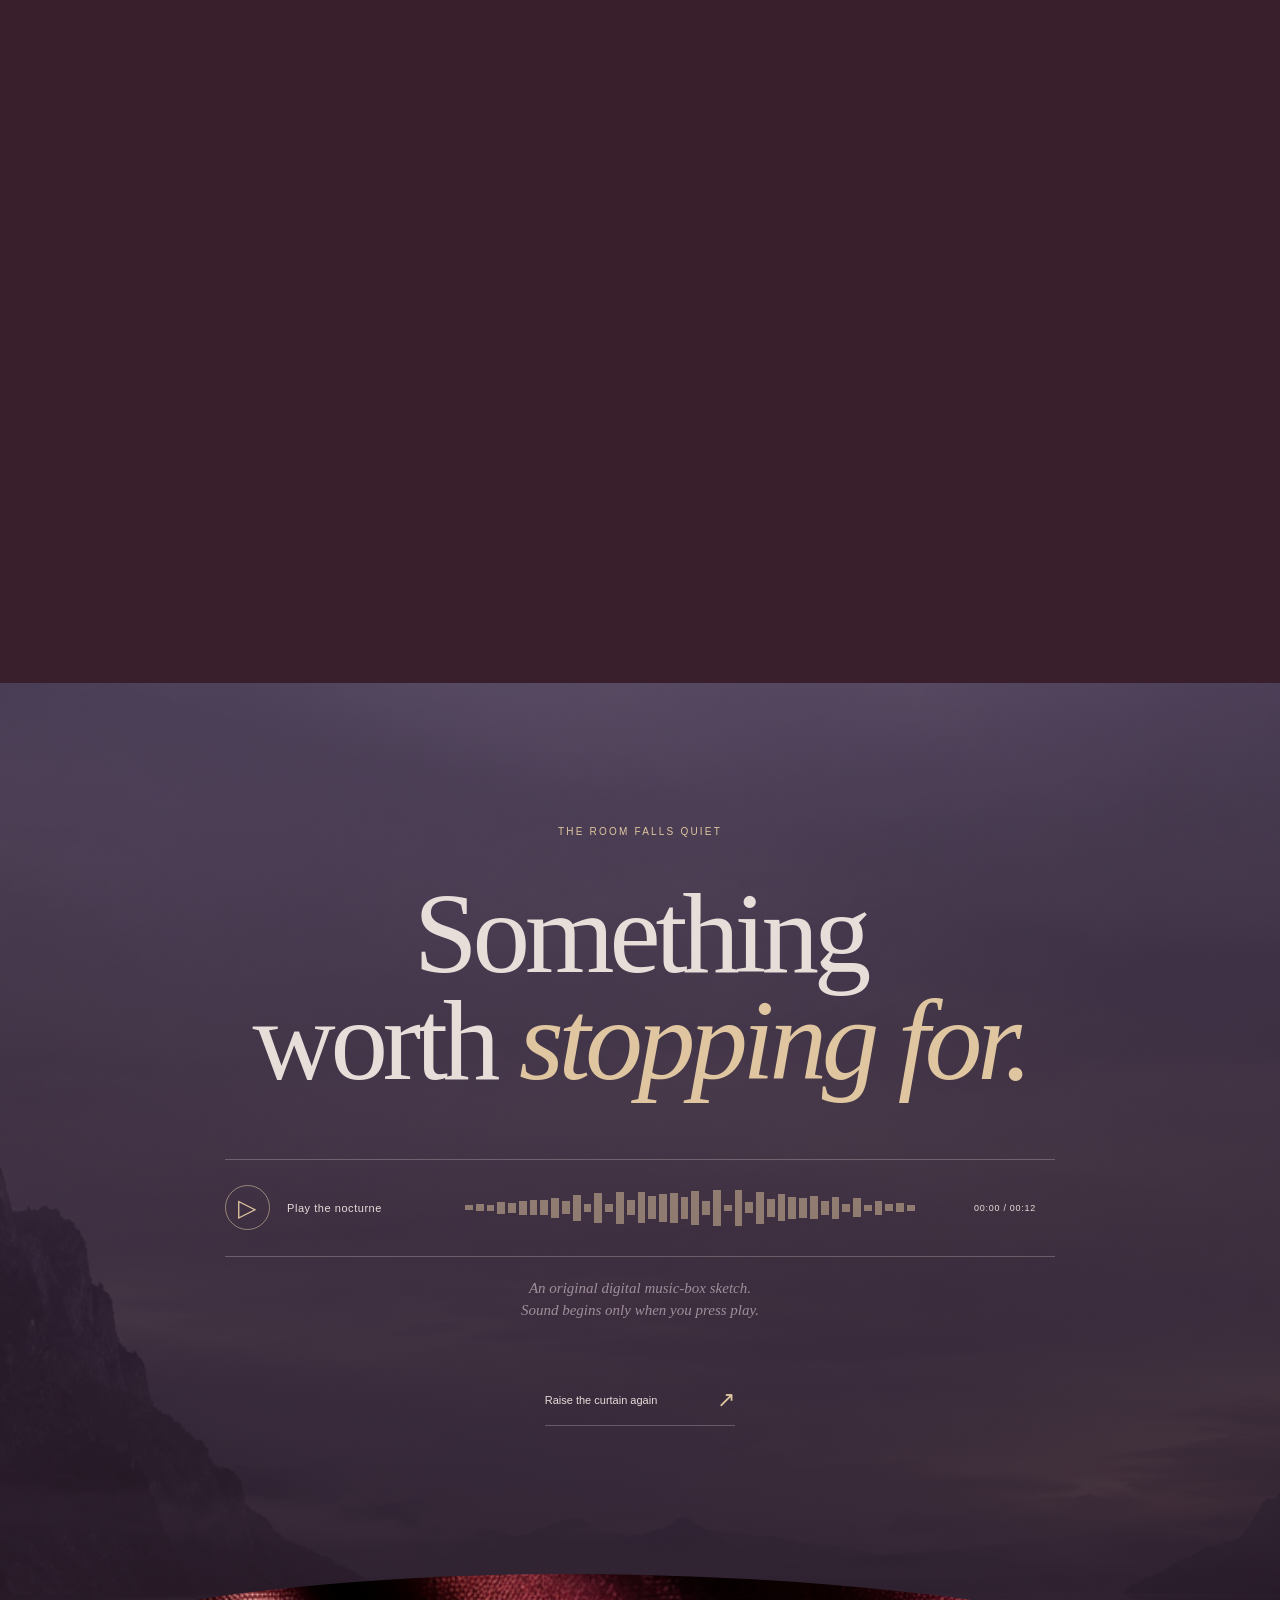
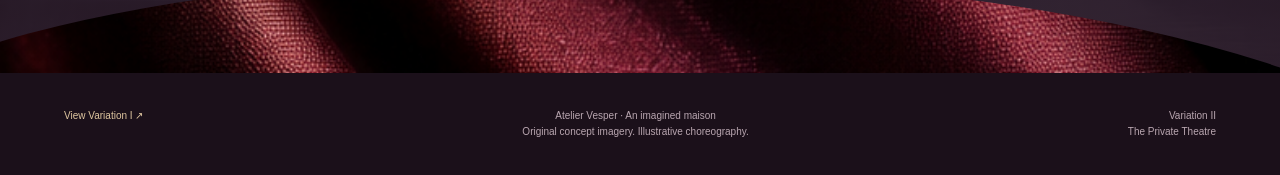
<file: automaton_scrollcraft_v2/index.html>
<!doctype html>
<html lang="en">
<head>
  <meta charset="utf-8"><meta name="viewport" content="width=device-width, initial-scale=1">
  <meta name="theme-color" content="#28121d">
  <meta name="description" content="LARK — The Private Theatre. An imagined musical automaton by Atelier Vesper.">
  <title>LARK · The Private Theatre — Variation II</title>
  <link rel="icon" href="data:image/svg+xml,%3Csvg xmlns='http://www.w3.org/2000/svg' viewBox='0 0 40 40'%3E%3Crect width='40' height='40' fill='%2328121d'/%3E%3Cpath d='M10 9L20 32L30 9M15 20H25' stroke='%23e3cba7' fill='none'/%3E%3C/svg%3E">
  <link rel="preload" as="image" href="assets/nocturne-landscape.png">
  <link rel="preload" as="image" href="assets/lark-closed.png">
  <link rel="stylesheet" href="styles.css">
  <script>document.documentElement.classList.add('js');</script>
</head>
<body>
  <a class="skip" href="#prologue">Skip the overture</a>
  <header class="masthead">
    <a class="brand" href="#theatre" aria-label="Atelier Vesper, back to the overture"><span class="sigil" aria-hidden="true">V</span><span>Atelier<br> Vesper</span></a>
    <span class="masthead-title">LARK / THE PRIVATE THEATRE</span>
    <button class="motion-button" type="button" aria-pressed="false">Reduce motion</button>
  </header>

  <!-- Product alpha preserves the fine metal edges and open spaces.
       The split shells are theatre props, not a manufacturing simulation. -->

  <main>
    <section class="theatre scroll-scene" id="theatre" aria-labelledby="theatre-title">
      <div class="theatre-stage pinned">
        <div class="scenery" aria-hidden="true"></div>
        <div class="scenery-shade" aria-hidden="true"></div>
        <div class="moon-disc" aria-hidden="true"></div>
        <div class="back-lettering" aria-hidden="true"><span>LA</span><span>RK</span></div>
        <div class="orbital-score" aria-hidden="true"><i></i><i></i><i></i><span>A MECHANICAL NOCTURNE</span></div>

        <div class="automaton" role="img" aria-label="An aubergine and bronze musical automaton opens to reveal a mechanical songbird as you scroll.">
          <div class="open-body"><img src="assets/lark-open-cutout.png" alt=""></div>
          <div class="shell shell-left"><img src="assets/lark-closed.png" alt=""></div>
          <div class="shell shell-right"><img src="assets/lark-closed.png" alt=""></div>
        </div>
        <div class="silk-wing silk-left" aria-hidden="true"></div>
        <div class="silk-wing silk-right" aria-hidden="true"></div>
        <div class="silk-foot" aria-hidden="true"></div>

        <div class="hero-copy"><span class="eyebrow">An intimate spectacle / LARK No. 01</span><h1 id="theatre-title">Silence<br> has <em>wings.</em></h1></div>
        <div class="bloom-copy"><span class="eyebrow">The private theatre</span><p>A turn of the crown.<br> A curtain of lacquer.<br> Then, the extraordinary.</p></div>
        <a href="#prologue" class="stage-skip">Enter the story <span aria-hidden="true">↘</span></a>
        <div class="stage-caption"><span class="scroll-mark" aria-hidden="true">↓</span><span id="stage-caption">Scroll slowly. Raise the curtain.</span></div>
        <div class="wind-meter" aria-hidden="true"><svg viewBox="0 0 72 72"><circle cx="36" cy="36" r="29"/><circle class="wind-progress" cx="36" cy="36" r="29"/></svg><span id="wind-number">00</span></div>
      </div>
    </section>

    <section class="prologue" id="prologue" aria-labelledby="prologue-title">
      <div class="margin-note">A small object.<br> An entire world.</div>
      <h2 class="reveal" id="prologue-title">The greatest luxury<br> is a moment<br> <em>that belongs to you.</em></h2>
      <div class="prologue-bottom"><span class="small-star" aria-hidden="true">✳</span><p class="reveal">Imagine a sculpture that keeps a performance inside. Its shell parts, its bird rises, and a melody takes shape in air. LARK is our study in the pleasure of giving something your undivided attention.</p></div>
    </section>

    <section class="aperture scroll-scene" id="movement" aria-labelledby="movement-title">
      <div class="aperture-stage pinned">
        <div class="aperture-type"><p class="eyebrow">Beneath the lacquer</p><h2 id="movement-title">Enter<br> the <em>unseen.</em></h2><p>Scroll through the eye of the movement.</p></div>
        <div class="lens-image" aria-hidden="true"></div>
        <div class="lens-ring" aria-hidden="true"><span>THE ARCHITECTURE OF A NOTE</span><i></i></div>
        <div class="mechanism-copy">
          <p class="eyebrow">Stored energy, made audible</p><h3>A score<br> <em>you can touch.</em></h3>
          <p>The cylinder carries the sequence. Its pins lift and release the steel comb. Each tooth vibrates at its own pitch. A melody emerges from precisely timed contact.</p>
        </div>
        <div class="mechanism-label label-pin"><b>01 / Cylinder</b><span>The order of the notes</span></div>
        <div class="mechanism-label label-comb"><b>02 / Steel comb</b><span>The voice of the instrument</span></div>
        <div class="lens-bottom"><span>Look closer</span><div><i></i></div><span>Listen differently</span></div>
      </div>
    </section>

    <section class="material-journey scroll-scene" id="materials" aria-labelledby="materials-title">
      <div class="material-stage pinned">
        <div class="gallery-header"><span class="eyebrow" id="materials-title">Three encounters with the material</span><span id="material-count">01 / 03</span></div>
        <div class="material-track">
          <article class="material-panel panel-lacquer">
            <span class="material-word" aria-hidden="true">LACQUER</span>
            <div class="material-portrait lacquer-portrait"><img src="assets/lark-closed.png" alt="Deep aubergine lacquer and bronze ribs on the closed LARK." loading="lazy"></div>
            <div class="panel-copy"><span class="eyebrow">I / The surface</span><h3>Darkness<br> with <em>depth.</em></h3><p>Aubergine holds the light at its edges. As the object turns, the colour moves from almost black to a deep wine red.</p></div>
            <div class="sample-line" aria-hidden="true"><span>Light</span><i></i><span>Depth</span></div>
          </article>
          <article class="material-panel panel-bronze">
            <span class="material-word" aria-hidden="true">BRONZE</span>
            <div class="material-portrait bronze-portrait"><img src="assets/lark-open-cutout.png" alt="Close view of the bronze lark, its raised wings and sculpted feathers." loading="lazy"></div>
            <div class="panel-copy"><span class="eyebrow">II / The gesture</span><h3>A wing.<br> A thousand<br> <em>decisions.</em></h3><p>Look along the edge of a feather. Sculpture gives the mechanism a gesture: the instant before a bird takes flight.</p></div>
          </article>
          <article class="material-panel panel-hand">
            <img class="hand-background" src="assets/atelier-craft.png" alt="Hands finishing a small bronze wing at an artisan's workbench." loading="lazy">
            <span class="material-word" aria-hidden="true">THE HAND</span>
            <div class="panel-copy"><span class="eyebrow">III / The maker</span><h3>Patience<br> leaves a<br> <em>signature.</em></h3><p>A fine edge. A soft reflection. A feather that catches the light. Craft lives in the decisions that reward a second look.</p></div>
          </article>
        </div>
        <div class="gallery-footer"><span>Let the material lead you</span><div class="gallery-dots" role="group" aria-label="Material chapters"><button data-material="0" aria-label="View lacquer" aria-pressed="true"></button><button data-material="1" aria-label="View bronze" aria-pressed="false"></button><button data-material="2" aria-label="View the maker" aria-pressed="false"></button></div><span>Continue scrolling →</span></div>
      </div>
    </section>

    <section class="recital" id="recital" aria-labelledby="recital-title">
      <div class="recital-landscape" aria-hidden="true"></div>
      <div class="recital-silk" aria-hidden="true"></div>
      <p class="eyebrow reveal">The room falls quiet</p>
      <h2 class="reveal" id="recital-title">Something<br> worth <em>stopping for.</em></h2>
      <div class="listening-console reveal"><button id="sound" type="button" aria-pressed="false"><span class="play-symbol" aria-hidden="true">▷</span><span class="sound-label">Play the nocturne</span></button><div class="score" aria-hidden="true"></div><output id="elapsed" aria-live="off">00:00 / 00:12</output></div>
      <noscript><p class="no-script-note">You are viewing the still edition. Enable JavaScript for scroll choreography and the musical sketch.</p></noscript>
      <p class="audio-caption">An original digital music-box sketch.<br> Sound begins only when you press play.</p>
      <a class="replay" href="#theatre">Raise the curtain again <span aria-hidden="true">↗</span></a>
    </section>
  </main>

  <footer><a href="../automaton_scrollcraft_site/index.html">View Variation I ↗</a><p>Atelier Vesper · An imagined maison<br> Original concept imagery. Illustrative choreography.</p><span>Variation II<br> The Private Theatre</span></footer>
  <nav class="chapter-nav" aria-label="Explore the experience"><a href="#theatre" aria-label="Overture" aria-current="location"><i></i><span>Overture</span></a><a href="#movement" aria-label="Movement"><i></i><span>Movement</span></a><a href="#materials" aria-label="Materials"><i></i><span>Materials</span></a><a href="#recital" aria-label="Recital"><i></i><span>Recital</span></a></nav>
  <script src="script.js"></script>
</body>
</html>
</file>
<file: comparison.css>
:root{color-scheme:dark;--paper:#eee6dc;--muted:#c2b5b2;--line:#57444b;--gold:#dec395;--ink:#21171f;font-family:'Segoe UI',Arial,sans-serif}*{box-sizing:border-box}body{margin:0;background:var(--ink);color:var(--paper)}header,main,footer{max-width:1800px;margin:auto;padding-inline:4vw}header{padding-top:54px;padding-bottom:36px;border-bottom:1px solid var(--line)}.eyebrow{font-size:10px;letter-spacing:.18em;text-transform:uppercase;line-height:1.6;color:var(--gold)}h1,h2{font-family:'Bodoni MT',Didot,Georgia,serif;font-weight:400}h1{font-size:clamp(42px,5vw,76px);line-height:1.04;letter-spacing:-.035em;margin:20px 0}h1 em{color:var(--gold)}.intro{max-width:730px;font-size:15px;line-height:1.7;color:var(--muted)}a{color:var(--gold);text-underline-offset:5px}header>a{font-size:12px}.controls{padding:24px 0 20px;display:grid;gap:16px}.control-row{display:flex;align-items:center;gap:14px;flex-wrap:wrap}.control-row label,.scrubber label{font-size:12px}.control-row>span{font-size:11px;color:var(--muted)}select,button{font:inherit;font-size:12px;color:var(--paper);background:#30222d;border:1px solid var(--line);padding:11px 14px;border-radius:0}select:focus-visible,button:focus-visible,a:focus-visible,input:focus-visible{outline:2px solid var(--gold);outline-offset:4px}button{cursor:pointer}.scenes{display:flex;gap:8px;flex-wrap:wrap}button[aria-pressed=true]{background:var(--gold);color:var(--ink);border-color:var(--gold)}.scrubber{display:flex;align-items:center;gap:18px;max-width:660px}input[type=range]{flex:1;min-width:60px;accent-color:var(--gold);cursor:pointer}output{font-size:12px;min-width:34px;font-variant-numeric:tabular-nums}#status{margin:0;color:var(--muted);font-size:12px;line-height:1.6}.comparison{display:grid;grid-template-columns:1fr 1fr;gap:24px}.version{min-width:0}.version-label{min-height:96px;display:flex;align-items:center;justify-content:space-between;gap:12px}.version-label h2{font-size:clamp(24px,2.2vw,38px);margin:5px 0 15px}.version-label>a{font-size:10px;white-space:nowrap}.frame-stage{position:relative;overflow:hidden;background:#100c10;border:1px solid var(--line);width:100%;aspect-ratio:3/2}.frame-stage iframe{position:absolute;left:0;top:0;width:1200px;height:800px;border:0;transform-origin:0 0}.reading,.method{color:var(--muted);font-size:12px;line-height:1.75}.reading{max-width:600px}.method{max-width:950px;margin:25px 0 42px}footer{border-top:1px solid var(--line);padding-top:22px;padding-bottom:28px;font-size:11px;color:var(--muted)}@media(max-width:650px){header{padding-top:30px}header,main,footer{padding-inline:6vw}.comparison{grid-template-columns:1fr}.version-label h2{font-size:30px}.control-row>span{width:100%}.version-label{min-height:84px}.scrubber{gap:9px}.scrubber label{font-size:11px}.scenes button{padding:11px 10px;font-size:11px}}
</file>
<file: automaton_scrollcraft_site/styles.css>
:root {
  --ink: #160e16;
  --ink-soft: #251823;
  --aubergine: #3b1532;
  --bronze: #ad8a57;
  --bronze-bright: #d2b077;
  --bone: #eee8dc;
  --paper: #ded8ca;
  --celadon: #aeb8ad;
  --red: #9e493b;
  --line-dark: rgba(25, 15, 22, .18);
  --line-light: rgba(238, 232, 220, .22);
  --hero-p: 0;
  --movement-p: 0;
  --display: "Iowan Old Style", "Baskerville", "Times New Roman", serif;
  --sans: "Arial Narrow", "Helvetica Neue", Arial, sans-serif;
}

* { box-sizing: border-box; }
html { scroll-behavior: smooth; background: var(--ink); overflow-x: hidden; }
body {
  margin: 0;
  color: var(--bone);
  background: var(--ink);
  font-family: var(--sans);
  -webkit-font-smoothing: antialiased;
  overflow-x: clip;
}
img { display: block; max-width: 100%; }
a { color: inherit; text-decoration: none; }
button { font: inherit; }
::selection { background: var(--red); color: var(--bone); }

.skip-link {
  position: fixed; left: 1rem; top: -5rem; z-index: 100;
  padding: .75rem 1rem; background: var(--bone); color: var(--ink);
}
.skip-link:focus { top: 1rem; }

.site-header {
  position: fixed; z-index: 50; top: 0; left: 0; right: 0;
  display: flex; align-items: center; justify-content: space-between;
  padding: 1.25rem 2rem; color: var(--bone);
  mix-blend-mode: difference;
}
.wordmark { display: inline-flex; align-items: center; gap: .75rem; text-transform: uppercase; letter-spacing: .18em; font-size: .72rem; }
.wordmark svg { width: 27px; height: 27px; fill: none; stroke: currentColor; stroke-width: 1.15; }
.site-header nav { display: flex; align-items: center; gap: 2rem; font-size: .66rem; letter-spacing: .14em; text-transform: uppercase; }
.site-header nav a { position: relative; }
.site-header nav a::after { content: ""; position: absolute; left: 0; right: 100%; bottom: -.45rem; height: 1px; background: currentColor; transition: right .4s ease; }
.site-header nav a:hover::after, .site-header nav a:focus-visible::after { right: 0; }
.nav-inquire { border: 1px solid currentColor; padding: .72rem 1rem; }
.nav-inquire::after { display: none; }

.overture { height: 330vh; background: #080607; }
.hero-sticky { position: sticky; top: 0; height: 100vh; min-height: 650px; overflow: hidden; isolation: isolate; }
.hero-atmosphere { position: absolute; inset: 0; z-index: -4; background: radial-gradient(circle at 50% 47%, #3b2a20 0, #160f13 34%, #080607 69%); }
.halo { position: absolute; left: 50%; top: 50%; border-radius: 50%; border: 1px solid rgba(210,176,119,.18); transform: translate(-50%,-50%); }
.halo-one { width: min(70vw, 850px); aspect-ratio: 1; opacity: calc(.2 + var(--hero-p) * .8); transform: translate(-50%,-50%) scale(calc(.75 + var(--hero-p) * .35)); }
.halo-two { width: min(92vw, 1150px); aspect-ratio: 1; opacity: .22; transform: translate(-50%,-50%) scale(calc(.88 + var(--hero-p) * .18)); }
.orbital { position: absolute; border: 1px solid rgba(238,232,220,.09); border-radius: 50%; transform-origin: center; }
.orbital-one { width: 76vw; height: 32vw; left: 12%; top: 32%; transform: rotate(calc(-12deg + var(--hero-p) * 38deg)); }
.orbital-two { width: 55vw; height: 80vw; left: 22%; top: 6%; transform: rotate(calc(24deg - var(--hero-p) * 30deg)); }
.edition-mark { position: absolute; top: 7.2rem; left: 2rem; margin: 0; z-index: 8; display: flex; align-items: center; gap: .8rem; font-size: .64rem; letter-spacing: .2em; text-transform: uppercase; }
.edition-mark span { width: 38px; height: 1px; background: var(--bronze); }

.hero-title { position: absolute; inset: 0; z-index: -1; pointer-events: none; font-family: var(--display); font-style: italic; font-weight: 400; color: #dbd2c3; line-height: .72; letter-spacing: -.065em; }
.hero-word { position: absolute; white-space: nowrap; }
.word-silence { left: -2vw; top: 25%; font-size: clamp(7rem, 20vw, 21rem); transform: translateX(calc(var(--hero-p) * -11vw)); opacity: calc(1 - var(--hero-p) * 1.4); }
.word-blooms { right: -2vw; top: 60%; font-size: clamp(6rem, 17vw, 18rem); transform: translateX(calc(var(--hero-p) * 9vw)); opacity: calc(var(--hero-p) * 1.4 - .15); }

.product-stage { position: absolute; z-index: 3; inset: 5vh 25vw 0; transform: translateY(calc(var(--hero-p) * -2vh)) scale(calc(.86 + var(--hero-p) * .09)); transform-origin: center 56%; }
.product { position: absolute; width: 100%; height: 100%; object-fit: contain; object-position: center; filter: drop-shadow(0 28px 45px rgba(0,0,0,.55)); }
.product-closed { opacity: var(--closed-o, 1); transform: scale(calc(1 + var(--hero-p) * .035)); }
.product-open { opacity: var(--open-o, 0); transform: scale(calc(.92 + var(--hero-p) * .08)); mix-blend-mode: screen; -webkit-mask-image: radial-gradient(ellipse 50% 51% at 50% 50%, #000 68%, rgba(0,0,0,.9) 78%, transparent 100%); mask-image: radial-gradient(ellipse 50% 51% at 50% 50%, #000 68%, rgba(0,0,0,.9) 78%, transparent 100%); filter: saturate(.86) contrast(1.06) drop-shadow(0 28px 45px rgba(0,0,0,.55)); }
.product-glint { position: absolute; z-index: 5; width: 1px; height: 48%; left: 49%; top: 18%; background: linear-gradient(transparent, rgba(255,237,192,.75), transparent); transform: rotate(18deg) translateX(calc((var(--hero-p) - .5) * 30vw)); opacity: calc(var(--open-o, 0) * .65); filter: blur(.3px); }

.hero-intro, .hero-reveal { position: absolute; z-index: 8; bottom: 5rem; width: min(25rem, 29vw); line-height: 1.55; font-size: .86rem; letter-spacing: .04em; }
.hero-intro { left: 2rem; opacity: calc(1 - var(--hero-p) * 3); transform: translateY(calc(var(--hero-p) * 30px)); }
.hero-reveal { right: 2rem; opacity: var(--reveal-o, 0); transform: translateY(calc((1 - var(--reveal-o, 0)) * 24px)); }
.eyebrow { margin: 0 0 1rem; color: var(--bronze-bright); text-transform: uppercase; letter-spacing: .22em; font-size: .62rem; }
.hero-intro p:last-child, .hero-reveal p:last-child { margin: 0; }
.scroll-cue { position: absolute; z-index: 8; bottom: 2rem; left: 50%; transform: translateX(-50%); display: flex; align-items: center; gap: .8rem; text-transform: uppercase; font-size: .56rem; letter-spacing: .2em; opacity: calc(1 - var(--hero-p) * 4); }
.scroll-cue i { display: block; width: 74px; height: 1px; background: rgba(238,232,220,.2); }
.scroll-cue b { display: block; width: 18%; height: 100%; background: var(--bronze-bright); animation: cue 2.2s ease-in-out infinite; }
@keyframes cue { 50% { transform: translateX(460%); } }
.chapter-index { position: absolute; z-index: 8; bottom: 2rem; right: 2rem; font-size: .58rem; letter-spacing: .18em; color: rgba(238,232,220,.62); }

.paper-section { background: var(--paper); color: var(--ink); }
.manifesto { padding: 10rem 6vw 4rem; min-height: 100vh; }
.section-kicker { display: flex; align-items: center; gap: 1rem; margin-bottom: 6rem; text-transform: uppercase; letter-spacing: .2em; font-size: .62rem; }
.section-kicker span { display: grid; place-items: center; width: 2.2rem; aspect-ratio: 1; border: 1px solid currentColor; border-radius: 50%; }
.section-kicker.light { color: var(--bone); }
.manifesto-grid { display: grid; grid-template-columns: minmax(0, 1.75fr) minmax(18rem, .65fr); gap: 8vw; align-items: end; }
h2 { margin: 0; font-family: var(--display); font-weight: 400; letter-spacing: -.045em; line-height: .98; font-size: clamp(3.4rem, 7.7vw, 9.2rem); }
h2 em { color: var(--red); font-weight: 400; }
.manifesto-copy { max-width: 34rem; font-family: var(--display); font-size: clamp(1.15rem, 1.5vw, 1.55rem); line-height: 1.5; }
.manifesto-copy p:last-child { margin-top: 2rem; font-style: italic; }
.material-line { margin-top: 8rem; padding-top: 1.5rem; border-top: 1px solid var(--line-dark); display: flex; justify-content: space-between; gap: 1rem; text-transform: uppercase; letter-spacing: .12em; font-size: .6rem; }

.movement { height: 310vh; background: #090707; }
.movement-sticky { position: sticky; top: 0; height: 100vh; min-height: 650px; overflow: hidden; isolation: isolate; }
.macro-frame { position: absolute; inset: -8%; z-index: -3; background: url("assets/mechanism-macro.png") center center / cover no-repeat; transform: scale(calc(1.12 + var(--movement-p) * .28)) translateX(calc((.5 - var(--movement-p)) * 4%)); filter: saturate(.78) contrast(1.08); }
.macro-shade { position: absolute; inset: 0; z-index: -2; background: linear-gradient(90deg, rgba(6,5,5,.86) 0%, rgba(6,5,5,.22) 45%, rgba(6,5,5,.12) 72%, rgba(6,5,5,.58) 100%), linear-gradient(0deg, rgba(5,4,4,.58), transparent 45%); }
.movement-heading { position: absolute; top: 18%; left: 5vw; z-index: 2; opacity: calc(1 - var(--movement-p) * 2.5); transform: translateY(calc(var(--movement-p) * -28px)); }
.movement-heading h2 { font-size: clamp(3.4rem, 6.4vw, 7.2rem); }
.movement-heading h2 em { color: var(--bronze-bright); }
.annotation { position: absolute; z-index: 3; width: 15rem; opacity: 0; transition: opacity .5s ease, transform .6s ease; transform: translateY(18px); }
.annotation.active { opacity: 1; transform: none; }
.annotation span { display: flex; align-items: center; gap: .7rem; padding-top: .7rem; border-top: 1px solid rgba(238,232,220,.62); text-transform: uppercase; letter-spacing: .15em; font-size: .62rem; }
.annotation span b { color: var(--bronze-bright); font-weight: 400; }
.annotation p { margin: .75rem 0 0; color: rgba(238,232,220,.72); font-family: var(--display); line-height: 1.4; font-size: 1rem; }
.annotation i { position: absolute; width: 7px; height: 7px; border: 1px solid var(--bone); border-radius: 50%; }
.annotation i::after { content: ""; position: absolute; width: var(--leader, 110px); height: 1px; right: 6px; top: 2px; transform-origin: right; transform: rotate(var(--leader-angle, 20deg)); background: rgba(238,232,220,.55); }
.annotation-cylinder { top: 16%; right: 8vw; }
.annotation-cylinder i { left: -110px; top: 50px; --leader: 106px; --leader-angle: -14deg; }
.annotation-comb { bottom: 19%; left: 6vw; }
.annotation-comb i { right: -100px; top: 12px; --leader: 95px; --leader-angle: 10deg; }
.annotation-governor { bottom: 16%; right: 7vw; }
.annotation-governor i { left: -112px; top: 12px; --leader: 106px; --leader-angle: -12deg; }
.movement-progress { position: absolute; left: 2rem; bottom: 2rem; width: 1px; height: 110px; background: var(--line-light); }
.movement-progress b { display: block; width: 100%; height: calc(var(--movement-p) * 100%); background: var(--bronze-bright); }

.making { min-height: 120vh; display: grid; grid-template-columns: 1.15fr .85fr; align-items: stretch; }
.making-image { position: relative; min-height: 720px; overflow: hidden; }
.making-image img { width: 100%; height: 100%; object-fit: cover; filter: saturate(.78); transition: transform 1.4s cubic-bezier(.2,.7,.2,1); }
.making-image.is-visible img { transform: scale(1.025); }
.making-image p { position: absolute; left: 1.8rem; bottom: 1.5rem; margin: 0; color: var(--bone); font-size: .58rem; line-height: 1.5; letter-spacing: .13em; text-transform: uppercase; }
.making-copy { padding: 9rem 6vw; display: flex; flex-direction: column; justify-content: center; }
.making-copy .section-kicker { margin-bottom: 4rem; }
.making-copy h2 { font-size: clamp(3.4rem, 5.8vw, 6.8rem); }
.making-copy .lead { margin: 4rem 0; max-width: 38rem; font-family: var(--display); font-size: clamp(1.15rem, 1.45vw, 1.45rem); line-height: 1.55; }
.process-list { border-top: 1px solid var(--line-dark); }
.process { display: grid; grid-template-columns: 6rem 1fr; align-items: center; padding: 1.2rem 0; border-bottom: 1px solid var(--line-dark); }
.process span { font-family: var(--display); font-size: 2.2rem; font-style: italic; color: var(--red); }
.process p { margin: 0; text-transform: uppercase; letter-spacing: .12em; font-size: .62rem; }

.listening { position: relative; min-height: 105vh; padding: 8rem 6vw; overflow: hidden; display: flex; flex-direction: column; justify-content: center; background: radial-gradient(circle at 76% 42%, #442033 0, #1c111a 28%, #0c090b 68%); }
.listening-orbit { position: absolute; width: 58vw; aspect-ratio: 1; right: -6vw; top: 50%; transform: translateY(-50%); border: 1px solid rgba(210,176,119,.15); border-radius: 50%; box-shadow: 0 0 0 6vw rgba(210,176,119,.025), 0 0 0 13vw rgba(210,176,119,.018); }
.listening .section-kicker { margin-bottom: 4rem; }
.listening-prelude { margin: 0 0 1.5rem; text-transform: uppercase; letter-spacing: .18em; font-size: .62rem; color: var(--celadon); }
.listening h2 { position: relative; max-width: 78rem; }
.listening h2 em { color: var(--bronze-bright); }
.sound-instrument { position: relative; z-index: 2; width: min(55rem, 70vw); margin-top: 6rem; }
.sound-toggle { display: flex; align-items: center; gap: 1rem; padding: 0 0 1rem; border: 0; border-bottom: 1px solid var(--line-light); color: var(--bone); background: none; cursor: pointer; text-transform: uppercase; letter-spacing: .16em; font-size: .65rem; }
.sound-icon { position: relative; width: 2.5rem; aspect-ratio: 1; border: 1px solid var(--bronze-bright); border-radius: 50%; }
.sound-icon::after { content: ""; position: absolute; left: 52%; top: 50%; transform: translate(-50%,-50%); border-left: 6px solid var(--bronze-bright); border-top: 4px solid transparent; border-bottom: 4px solid transparent; }
.sound-toggle[aria-pressed="true"] .sound-icon::after { width: 7px; height: 8px; border: 0; border-left: 2px solid var(--bronze-bright); border-right: 2px solid var(--bronze-bright); }
.waveform { height: 80px; display: flex; align-items: center; gap: 3px; margin-top: 1.5rem; }
.waveform i { flex: 1; min-width: 1px; height: calc(4px + var(--height) * 1px); background: linear-gradient(to top, rgba(174,184,173,.25), var(--bronze-bright)); opacity: .65; transform-origin: center; }
.waveform.playing i { animation: sing calc(.38s + var(--speed) * .03s) ease-in-out infinite alternate; animation-delay: calc(var(--delay) * -20ms); }
@keyframes sing { to { transform: scaleY(.32); opacity: .28; } }
.sound-meta { display: flex; justify-content: space-between; margin-top: .7rem; font-size: .55rem; letter-spacing: .12em; text-transform: uppercase; color: rgba(238,232,220,.6); }
.sound-note { max-width: 29rem; margin: 2rem 0 0; color: rgba(238,232,220,.54); font-family: var(--display); font-style: italic; font-size: .92rem; }

.edition { min-height: 120vh; padding: 8rem 6vw; display: grid; grid-template-columns: .9fr 1.1fr; gap: 5vw; align-items: center; }
.edition-object { position: relative; height: min(82vh, 880px); }
.edition-object img { position: relative; z-index: 2; width: 100%; height: 100%; object-fit: contain; filter: drop-shadow(0 25px 35px rgba(21,10,17,.24)); }
.edition-halo { position: absolute; inset: 13% 2%; border: 1px solid rgba(158,73,59,.22); border-radius: 50%; transform: rotate(-11deg); }
.edition-halo::after { content: ""; position: absolute; inset: 8%; border: 1px solid rgba(158,73,59,.12); border-radius: 50%; transform: rotate(24deg); }
.edition-copy h2 { font-size: clamp(3.5rem, 6.3vw, 7.6rem); }
.edition-copy > p { max-width: 42rem; margin: 3rem 0; font-family: var(--display); font-size: 1.2rem; line-height: 1.55; }
.specs { margin: 4rem 0 0; border-top: 1px solid var(--line-dark); }
.specs div { display: grid; grid-template-columns: 1fr 1fr; padding: 1rem 0; border-bottom: 1px solid var(--line-dark); }
.specs dt { text-transform: uppercase; letter-spacing: .13em; font-size: .58rem; }
.specs dd { margin: 0; font-family: var(--display); font-style: italic; }

.private-viewing { min-height: 100vh; padding: 9rem 6vw 3rem; display: flex; flex-direction: column; justify-content: center; align-items: center; text-align: center; background: #0a0709; }
.private-viewing h2 { max-width: 74rem; font-size: clamp(3.8rem, 8vw, 9.5rem); }
.private-viewing h2 em { color: var(--bronze-bright); }
.viewing-link { width: min(48rem, 78vw); margin-top: 6rem; padding: 1.5rem 0; display: flex; justify-content: space-between; align-items: center; border-top: 1px solid var(--bone); border-bottom: 1px solid var(--line-light); text-transform: uppercase; letter-spacing: .2em; font-size: .68rem; }
.viewing-link i { display: grid; place-items: center; width: 2.8rem; aspect-ratio: 1; border: 1px solid var(--bronze); border-radius: 50%; font-style: normal; transition: transform .35s ease, background .35s ease; }
.viewing-link:hover i, .viewing-link:focus-visible i { transform: rotate(45deg); background: var(--bronze); color: var(--ink); }
.fiction-note { margin-top: auto; color: rgba(238,232,220,.38); font-size: .56rem; letter-spacing: .1em; }

footer { padding: 1.5rem 2rem; display: flex; justify-content: space-between; align-items: center; gap: 2rem; border-top: 1px solid var(--line-light); color: rgba(238,232,220,.65); font-size: .58rem; letter-spacing: .13em; text-transform: uppercase; }
footer p { margin: 0; }

.reveal { opacity: 0; transform: translateY(28px); transition: opacity .9s ease, transform .9s cubic-bezier(.2,.7,.2,1); }
.reveal.is-visible { opacity: 1; transform: none; }
a:focus-visible, button:focus-visible { outline: 2px solid var(--bronze-bright); outline-offset: 5px; }

@media (max-width: 900px) {
  .site-header { padding: 1rem 1.2rem; }
  .site-header nav a:not(.nav-inquire) { display: none; }
  .product-stage { inset: 10vh 6vw 5vh; }
  .edition-mark { top: 5.5rem; left: 1.2rem; }
  .word-silence { top: 25%; }
  .word-blooms { top: 64%; }
  .hero-intro, .hero-reveal { bottom: 4.8rem; width: 42vw; }
  .hero-intro { left: 1.2rem; }
  .hero-reveal { right: 1.2rem; }
  .chapter-index { right: 1.2rem; }
  .manifesto { padding: 8rem 1.3rem 3rem; }
  .manifesto-grid { grid-template-columns: 1fr; gap: 3rem; }
  .material-line { flex-wrap: wrap; gap: 1rem 2rem; }
  .movement-heading { left: 1.3rem; }
  .annotation { width: 12rem; }
  .annotation-cylinder, .annotation-governor { right: 1.3rem; }
  .annotation-comb { left: 1.3rem; }
  .making { grid-template-columns: 1fr; }
  .making-image { min-height: 65vh; }
  .making-copy { padding: 7rem 1.3rem; }
  .listening { padding: 7rem 1.3rem; }
  .sound-instrument { width: 100%; }
  .edition { grid-template-columns: 1fr; padding: 6rem 1.3rem; }
  .edition-object { height: 68vh; order: 2; }
  .private-viewing { padding-inline: 1.3rem; }
  footer { padding: 1.2rem; }
  footer p { display: none; }
}

@media (max-width: 560px) {
  .wordmark span { display: none; }
  .site-header nav { position: absolute; right: 1.2rem; top: 1rem; }
  .overture { height: 290vh; }
  .hero-sticky, .movement-sticky { min-height: 560px; }
  .nav-inquire { padding: .55rem .7rem; }
  .hero-title { line-height: .8; }
  .word-silence { font-size: 29vw; top: 21%; }
  .word-blooms { font-size: 26vw; top: 67%; }
  .product-stage { inset: 14vh -4vw 10vh; }
  .hero-intro, .hero-reveal { width: calc(100vw - 2.4rem); bottom: 4.4rem; }
  .hero-reveal { text-align: right; }
  .scroll-cue { display: none; }
  .section-kicker { margin-bottom: 4rem; }
  .manifesto h2 br, .making h2 br, .listening h2 br, .edition h2 br, .private-viewing h2 br { display: none; }
  .material-line { display: grid; grid-template-columns: 1fr 1fr; }
  .movement-heading { top: 16%; }
  .macro-frame { inset: -4% -70%; }
  .annotation { width: 10.5rem; }
  .annotation i { display: none; }
  .annotation-cylinder { top: 16%; }
  .annotation-comb { bottom: 22%; }
  .annotation-governor { bottom: 12%; }
  .listening { min-height: 100vh; }
  .listening-orbit { width: 120vw; right: -55vw; }
  .sound-instrument { margin-top: 4rem; }
  .edition-object { height: 58vh; }
  .specs div { grid-template-columns: 1.1fr .9fr; }
  .viewing-link { width: 100%; margin-top: 4rem; text-align: left; }
}

@media (prefers-reduced-motion: reduce) {
  html { scroll-behavior: auto; }
  *, *::before, *::after { animation: none !important; transition-duration: .01ms !important; }
  .reveal { opacity: 1; transform: none; }
  .product-stage, .macro-frame, .hero-word { transform: none; }
}
</file>
<file: automaton_scrollcraft_v2/styles.css>
:root{--ink:#24131f;--wine:#582333;--rose:#ae8186;--pearl:#e7ddd9;--gold:#dfc6a0;--mist:#b3aebf;--display:"Bodoni MT",Didot,"Times New Roman",serif;--body:"Segoe UI",Arial,sans-serif;--t:0;--curtain:0;--opening:0;--lens:0;--journey:0;--px:0;--py:0;--recital:0}
*{box-sizing:border-box}html{background:var(--ink);scroll-behavior:smooth}body{margin:0;color:var(--pearl);font-family:var(--body);-webkit-font-smoothing:antialiased}a{color:inherit;text-decoration:none}button{font:inherit;color:inherit}button,a{-webkit-tap-highlight-color:transparent}button{cursor:pointer}button:focus-visible,a:focus-visible{outline:2px solid var(--gold);outline-offset:7px}::selection{background:var(--wine);color:var(--pearl)}img{display:block;width:100%}h1,h2,h3,p{margin:0}h1,h2,h3{font-family:var(--display);font-weight:400;line-height:.93;letter-spacing:-.045em}em{font-weight:400}button{border:0;background:none}.eyebrow{text-transform:uppercase;letter-spacing:.22em;font-size:10px;line-height:1.7}.clip-library{position:absolute;pointer-events:none}.skip{position:fixed;top:-100px;left:24px;padding:15px;z-index:100;background:var(--pearl);color:var(--ink)}.skip:focus{top:20px}
.masthead{position:absolute;inset:0 0 auto;z-index:40;display:flex;align-items:center;justify-content:space-between;padding:27px 4vw;gap:25px}.brand{display:flex;gap:13px;align-items:center;font-size:10px;text-transform:uppercase;letter-spacing:.2em;line-height:1.4}.sigil{font:italic 44px var(--display);border-bottom:1px solid var(--gold);width:37px;text-align:center;color:var(--gold)}.masthead-title{font-size:9px;letter-spacing:.25em}.motion-button{font-size:10px;border-bottom:1px solid #e7ddd966;padding:8px 0}.motion-button[aria-pressed=true]{color:var(--gold)}
.chapter-nav{position:fixed;right:22px;top:50%;transform:translateY(-50%);z-index:45;display:flex;flex-direction:column;gap:18px;mix-blend-mode:difference}.chapter-nav a{position:relative;display:flex;align-items:center;justify-content:flex-end;width:32px;height:32px}.chapter-nav i{width:4px;height:4px;background:#fff;border-radius:50%;transition:transform .3s}.chapter-nav [aria-current] i{transform:scale(2);background:none;outline:1px solid #fff}.chapter-nav span{position:absolute;right:32px;font-size:9px;letter-spacing:.13em;opacity:0;transition:opacity .2s}.chapter-nav a:hover span,.chapter-nav a:focus-visible span{opacity:1}
.pinned{position:sticky;top:0;height:100svh;min-height:600px;overflow:hidden;isolation:isolate}.theatre{height:410svh;min-height:2400px}.theatre-stage{background:var(--ink)}.scenery{position:absolute;inset:-6% -5%;z-index:0;background:url('assets/nocturne-landscape.png') center/cover;filter:saturate(.65) brightness(.64);transform:translate3d(calc(var(--px)*-5px),calc(var(--t)*-6% + var(--py)*-4px),0) scale(calc(1.04 + var(--t)*.13))}.scenery-shade{position:absolute;inset:0;z-index:1;background:linear-gradient(180deg,#24131f90,transparent 40%,#24131f88),linear-gradient(90deg,#24131f88,transparent 45%,#24131f40)}.moon-disc{position:absolute;z-index:2;top:16%;left:50%;width:min(31vw,430px);aspect-ratio:1;border-radius:50%;background:radial-gradient(ellipse at 32% 22%,#eadbcc,#c5a9a8 65%,#9a7b87);opacity:.62;transform:translate(-50%,calc(var(--t)*-26%));box-shadow:0 0 80px #dabdad10}
.back-lettering{position:absolute;z-index:3;inset:13% 4% auto;display:flex;justify-content:center;font:400 29vw/.85 var(--display);letter-spacing:-.085em;color:#e6d6c6;opacity:.78;white-space:nowrap;pointer-events:none}.back-lettering span:first-child{transform:translateX(calc(var(--curtain)*-20vw)) translateY(calc(var(--t)*-6vh))}.back-lettering span:last-child{transform:translateX(calc(var(--curtain)*20vw)) translateY(calc(var(--t)*7vh))}.orbital-score{position:absolute;left:50%;top:48%;width:min(49vw,70vh);aspect-ratio:1;z-index:4;border:1px solid #e3cba72e;border-radius:50%;transform:translate(-50%,-50%) rotate(calc(var(--t)*160deg));opacity:calc(.25 + var(--curtain)*.55)}.orbital-score i{position:absolute;inset:6%;border:1px solid #e3cba722;border-radius:50%}.orbital-score i:nth-child(2){inset:-4%;border-style:dashed}.orbital-score i:nth-child(3){inset:18%;border-left-color:var(--gold)}.orbital-score span{position:absolute;top:0;left:50%;transform:translate(-50%,-50%);white-space:nowrap;background:#3a2935;padding:5px 10px;font-size:8px;letter-spacing:.3em}
.automaton{position:absolute;z-index:7;height:86%;aspect-ratio:2/3;left:50%;top:9%;perspective:1400px;transform:translate(-50%,calc(var(--curtain)*-2vh)) scale(calc(.88 + var(--curtain)*.06));filter:drop-shadow(0 25px 16px #1b0a1644)}.automaton img{display:block;width:100%;height:100%;object-fit:contain}.open-body,.shell{position:absolute;inset:0;transform-origin:50% 90%;will-change:transform}.open-body{z-index:1;opacity:var(--open-opacity,0);transform:scale(calc(.9 + var(--opening)*.1)) translateY(calc((1 - var(--opening))*8%))}.shell{z-index:2;opacity:var(--shell-opacity,1)}.shell-left{clip-path:inset(0 50% 0 0);transform:translateX(calc(var(--opening)*-47%)) translateY(calc(var(--opening)*7%)) rotate(calc(var(--opening)*-24deg)) rotateY(calc(var(--opening)*-32deg))}.shell-right{clip-path:inset(0 0 0 50%);transform:translateX(calc(var(--opening)*47%)) translateY(calc(var(--opening)*7%)) rotate(calc(var(--opening)*24deg)) rotateY(calc(var(--opening)*32deg))}
.silk-wing{position:absolute;z-index:12;top:-15%;height:123%;width:32%;background:url('assets/oxblood-silk.png') center/cover;filter:brightness(.66) drop-shadow(15px 18px 28px #150c17aa);will-change:transform}.silk-left{left:-11%;clip-path:polygon(0 0,100% 0,91% 20%,63% 47%,71% 74%,93% 100%,0 100%);transform:translateX(calc(var(--curtain)*-94% + var(--px)*-10px)) rotate(calc(var(--curtain)*-14deg))}.silk-right{right:-11%;clip-path:polygon(0 0,100% 0,100% 100%,13% 100%,36% 74%,24% 42%,9% 21%);background-position:80% center;transform:translateX(calc(var(--curtain)*94% + var(--px)*10px)) rotate(calc(var(--curtain)*14deg))}.silk-foot{position:absolute;z-index:13;left:-10%;right:-10%;height:35%;bottom:-20%;background:url('assets/oxblood-silk.png') center 75%/cover;border-radius:50% 75% 0 0/35% 45% 0 0;transform:translateY(calc(var(--curtain)*85%));box-shadow:0 -10px 45px #180b1788;filter:brightness(.6)}
.hero-copy{position:absolute;z-index:14;left:7%;top:47%;opacity:var(--hero-opacity,1);transform:translateY(calc(var(--t)*-14vh));max-width:37%;text-shadow:0 2px 25px #28121d55}.hero-copy .eyebrow{display:block;margin-bottom:22px;color:var(--gold)}h1{font-size:clamp(65px,8.3vw,142px)}h1 em{color:var(--gold)}.bloom-copy{position:absolute;z-index:10;right:6%;top:37%;max-width:24%;opacity:var(--bloom-opacity,0);transform:translateY(calc((1 - var(--bloom-opacity,0))*30px))}.bloom-copy .eyebrow{display:block;margin-bottom:20px;color:var(--gold)}.bloom-copy p{font:italic clamp(25px,2.6vw,45px)/1.2 var(--display)}.stage-skip{position:absolute;left:7%;bottom:8%;z-index:20;font-size:11px;border-bottom:1px solid #e7ddd966;padding-bottom:10px;display:flex;gap:40px}.stage-caption{position:absolute;z-index:20;bottom:4%;left:50%;transform:translateX(-50%);display:flex;align-items:center;gap:14px;font-size:9px;letter-spacing:.12em;white-space:nowrap}.scroll-mark{font-size:19px;color:var(--gold)}.wind-meter{position:absolute;z-index:20;right:7%;bottom:5%;width:64px;height:64px}.wind-meter svg{width:100%;fill:none;stroke:#e3cba733;stroke-width:.7;transform:rotate(-90deg)}.wind-progress{stroke:var(--gold);stroke-width:1.5;stroke-dasharray:183;stroke-dashoffset:calc(183 - var(--t)*183)}.wind-meter span{position:absolute;inset:0;display:grid;place-items:center;font-size:10px;font-variant-numeric:tabular-nums}
.prologue{position:relative;padding:120px 12% 115px;background:var(--pearl);color:var(--ink);overflow:hidden}.margin-note{font-size:10px;letter-spacing:.1em;line-height:1.6;margin-bottom:60px}.prologue h2{font-size:clamp(55px,7.7vw,124px);max-width:1100px}.prologue h2 em{color:#825464}.prologue-bottom{display:flex;justify-content:space-between;align-items:end;gap:40px;margin-top:65px}.small-star{font-size:70px;line-height:1;color:#825464}.prologue-bottom p{max-width:440px;line-height:1.8;font-size:14px}
.aperture{height:320svh;background:var(--ink)}.aperture-stage{background:#aa9cac;color:var(--ink)}.aperture-type{position:absolute;left:8%;top:21%;z-index:3;opacity:var(--lens-title,1);transform:translateY(calc(var(--lens)*-100px))}.aperture-type h2{font-size:clamp(70px,12vw,190px);margin:25px 0 30px}.aperture-type>p:last-child{font-size:12px;letter-spacing:.06em}.lens-image{position:absolute;inset:0;z-index:2;background:linear-gradient(90deg,#160f16bb,transparent 65%),url('assets/mechanism-macro.png') 60% center/cover;clip-path:circle(var(--lens-radius,17vmin) at 70% 48%);transform:scale(var(--lens-scale,1))}.lens-ring{position:absolute;z-index:4;left:70%;top:48%;width:35vmin;aspect-ratio:1;border:1px solid #33223280;border-radius:50%;transform:translate(-50%,-50%) rotate(calc(var(--lens)*200deg));opacity:var(--lens-title,1)}.lens-ring:before,.lens-ring:after{content:'';position:absolute;inset:-10%;border:1px solid #33223244;border-radius:50%}.lens-ring:after{inset:8%;border-color:#e7ddd955}.lens-ring span{position:absolute;top:-18%;left:50%;transform:translateX(-50%);font-size:9px;letter-spacing:.16em;white-space:nowrap}.lens-ring i{position:absolute;inset:-20%;border:1px dashed #33223230;border-radius:50%}.mechanism-copy{position:absolute;z-index:6;left:8%;top:22%;width:36%;color:var(--pearl);opacity:var(--mechanism-opacity,0);transform:translateY(calc((1 - var(--mechanism-opacity,0))*35px))}.mechanism-copy h3{font-size:clamp(60px,7.5vw,120px);margin:25px 0}.mechanism-copy h3 em{color:var(--gold)}.mechanism-copy>p:last-child{max-width:365px;font-size:14px;line-height:1.8;color:#e7ddd9cc}.mechanism-label{position:absolute;z-index:7;color:var(--pearl);padding:14px 0 0;border-top:1px solid #e7ddd999;display:flex;flex-direction:column;gap:9px;opacity:0;transform:translateY(14px);transition:opacity .25s,transform .25s}.mechanism-label.visible{opacity:1;transform:none}.mechanism-label b{font-weight:400;font-size:10px;letter-spacing:.15em;text-transform:uppercase}.mechanism-label span{font:italic 20px var(--display)}.label-pin{right:10%;top:28%;width:220px}.label-comb{right:16%;bottom:23%;width:240px}.lens-bottom{position:absolute;inset:auto 8% 5%;z-index:9;display:flex;gap:30px;align-items:center;justify-content:space-between;color:var(--pearl);font-size:9px;letter-spacing:.12em}.lens-bottom div{height:1px;background:#e7ddd933;flex:1}.lens-bottom i{display:block;height:1px;width:calc(var(--lens)*100%);background:var(--gold)}
.material-journey{height:330svh;background:#391e2c}.material-stage{background:#391e2c}.gallery-header,.gallery-footer{position:absolute;left:5%;right:5%;z-index:20;display:flex;justify-content:space-between;align-items:center;gap:20px}.gallery-header{top:6%;font-size:10px;letter-spacing:.2em}.gallery-footer{bottom:5%;font-size:9px;letter-spacing:.1em}.material-track{display:flex;width:300%;height:100%;transform:translateX(calc(var(--journey)*-66.666667%));will-change:transform}.material-panel{width:33.333333%;height:100%;flex:none;position:relative;overflow:hidden;isolation:isolate}.panel-lacquer{background:#391e2c}.panel-bronze{background:#787065}.panel-hand{background:#181c1c}.material-word{position:absolute;z-index:1;left:4%;top:14%;font:400 17vw/.9 var(--display);letter-spacing:-.05em;white-space:nowrap;color:#d8bbac4d;transform:translateX(var(--material-shift,0px));pointer-events:none}.material-portrait{position:absolute;z-index:2;left:7%;top:17%;height:77%;width:42%;overflow:hidden;border-radius:45% 45% 0 0}.material-portrait img{height:100%;object-fit:cover}.lacquer-portrait img{object-position:50% 43%;transform:scale(1.6);filter:saturate(1.1)}.bronze-portrait{border-radius:50%;height:70%;top:23%;aspect-ratio:1;width:auto}.bronze-portrait img{transform:scale(2.15) translateY(14%);object-position:50% 35%}.panel-copy{position:absolute;z-index:5;left:58%;right:9%;top:36%;text-shadow:0 2px 15px #180b1722}.panel-copy .eyebrow{color:var(--gold)}.panel-copy h3{font-size:clamp(54px,6.6vw,105px);margin:25px 0}.panel-copy p{font-size:13px;line-height:1.8;max-width:330px}.sample-line{position:absolute;left:9%;bottom:11%;width:30%;z-index:6;display:flex;align-items:center;gap:14px;font-size:8px;letter-spacing:.18em;text-transform:uppercase}.sample-line i{height:1px;flex:1;background:linear-gradient(90deg,var(--gold),#aaa2)}.hand-background{position:absolute;inset:0;height:100%;object-fit:cover;filter:brightness(.5)}.panel-hand .material-word{color:#eee4d855;z-index:2}.panel-hand .panel-copy{left:61%;right:8%;top:30%}.gallery-dots{display:flex;gap:12px}.gallery-dots button{width:28px;height:28px;position:relative;padding:0}.gallery-dots button:after{content:'';position:absolute;left:0;right:0;height:2px;top:50%;background:#e7ddd940}.gallery-dots button[aria-pressed=true]:after{background:var(--gold)}
.recital{position:relative;min-height:110svh;isolation:isolate;overflow:hidden;padding:140px 8% 110px;background:#281923;text-align:center;display:flex;flex-direction:column;align-items:center}.recital-landscape{position:absolute;inset:-10%;z-index:-3;background:linear-gradient(#2819239c,#281923ee),url('assets/nocturne-landscape.png') center/cover;transform:translateY(calc(var(--recital)*-6%))}.recital-silk{position:absolute;left:-15%;right:-15%;height:45%;bottom:-35%;z-index:-1;background:url('assets/oxblood-silk.png') center/cover;border-radius:50% 60% 0 0;transform:translateY(calc(var(--recital)*-30%))}.recital>.eyebrow{color:var(--gold);margin-bottom:40px}.recital h2{font-size:clamp(65px,9vw,145px)}.recital h2 em{color:var(--gold)}.listening-console{margin:65px 0 20px;display:grid;grid-template-columns:200px 1fr 100px;align-items:center;gap:40px;width:min(830px,100%);padding:24px 0;border-block:1px solid #e7ddd944}.listening-console button{display:flex;align-items:center;gap:17px;font-size:11px;letter-spacing:.05em;padding:0;text-align:left;min-height:46px}.play-symbol{display:grid;place-items:center;width:45px;height:45px;border:1px solid #e3cba788;border-radius:50%;font-size:24px;color:var(--gold)}.score{height:48px;display:flex;align-items:center;gap:3px}.score i{height:calc(var(--height)*1px);flex:1;background:var(--gold);opacity:.5}.score.playing i{animation:note .65s ease-in-out infinite alternate;animation-delay:calc(var(--delay)*-70ms)}@keyframes note{to{transform:scaleY(.2);opacity:.2}}#elapsed{font-size:9px;font-variant-numeric:tabular-nums;letter-spacing:.08em}.audio-caption{font:italic 15px/1.5 var(--display);color:#d1bfc6aa}.replay{display:flex;gap:60px;align-items:center;font-size:11px;margin-top:65px;padding-bottom:12px;border-bottom:1px solid #e7ddd944}.replay span{font-size:22px;color:var(--gold)}footer{padding:35px 5%;display:flex;justify-content:space-between;gap:30px;font-size:10px;line-height:1.6;background:#1b101a;color:#b9a6b0}footer p{text-align:center}footer>span{text-align:right}footer a{color:var(--gold)}
.back-lettering{opacity:var(--letter-opacity,.78)}
.js .reveal{opacity:0;transform:translateY(28px);transition:opacity .9s,transform .9s}.js .reveal.visible{opacity:1;transform:none}
@media(min-width:1700px){.hero-copy{left:12%}.bloom-copy{right:12%}.automaton{height:88%;top:8%}}
@media(max-width:900px){.masthead-title{display:none}.pinned{min-height:560px}.hero-copy{left:7%;top:45%;max-width:42%}h1{font-size:9.7vw}.hero-copy .eyebrow{font-size:8px;max-width:150px}.automaton{height:74%;top:18%;left:57%}.back-lettering{top:27%;font-size:30vw}.silk-wing{width:35%;}.silk-left{left:-18%}.silk-right{right:-18%}.bloom-copy{right:7%;top:30%;width:26%}.bloom-copy p{font-size:25px}.prologue{padding-inline:8%}.mechanism-copy{width:46%}.mechanism-copy h3{font-size:9vw}.label-pin{right:8%;width:180px}.label-comb{right:8%;width:190px}.material-portrait{left:4%;width:48%}.bronze-portrait{width:48%;height:60%;aspect-ratio:auto}.panel-copy{left:56%;right:7%}.panel-copy h3{font-size:7.8vw}.panel-hand .panel-copy{left:52%;right:7%}.listening-console{grid-template-columns:175px 1fr;gap:20px}#elapsed{grid-column:2}.chapter-nav{right:12px}}
@media(max-width:600px){.masthead{padding:21px 6%}.brand{font-size:8px}.sigil{font-size:34px;width:27px}.motion-button{font-size:9px}.theatre{height:360svh;min-height:2100px}.pinned{height:100svh;min-height:590px}.scenery{background-position:53% center}.moon-disc{width:62vw;top:33%}.back-lettering{top:35%;font-size:33vw;left:0;right:0;color:#e6d6c6aa}.automaton{height:65%;top:25%;left:50%;max-width:85vw}.hero-copy{top:16%;left:8%;max-width:90%;width:90%}.hero-copy h1{font-size:52px;line-height:.87}.hero-copy h1 br{display:initial}.hero-copy .eyebrow{font-size:7px;max-width:none;margin-bottom:14px}.silk-wing{width:48%;height:114%;top:0}.silk-left{left:-25%}.silk-right{right:-25%}.silk-foot{bottom:-20%;height:31%}.bloom-copy{top:16%;left:8%;right:8%;max-width:none;width:auto}.bloom-copy p{font-size:24px}.bloom-copy .eyebrow{font-size:8px;margin-bottom:10px}.bloom-copy p br{display:none}.orbital-score{width:78vw;top:55%}.stage-skip{bottom:9%;font-size:9px;gap:22px}.stage-caption{bottom:3%;font-size:8px;gap:7px}.wind-meter{right:8%;bottom:7%;width:46px;height:46px}.chapter-nav{right:8px;gap:13px}.chapter-nav span{display:none}.prologue{padding:85px 8%}.margin-note{margin-bottom:38px}.prologue h2{font-size:46px}.prologue h2 br{display:none}.prologue-bottom{align-items:start;gap:25px;margin-top:35px}.small-star{font-size:38px}.prologue-bottom p{font-size:13px}.aperture{height:300svh}.aperture-type{left:8%;top:16%}.aperture-type h2{font-size:72px}.lens-image{clip-path:circle(var(--lens-radius,17vmin) at 66% 65%);background-position:64% center;background-image:linear-gradient(180deg,#160f16bb,transparent 72%),url('assets/mechanism-macro.png')}.lens-ring{left:66%;top:65%;width:36vmin}.lens-ring span{font-size:7px}.mechanism-copy{left:8%;top:12%;width:82%}.mechanism-copy h3{font-size:59px;margin:19px 0}.mechanism-copy>p:last-child{font-size:12px;max-width:270px}.label-pin{top:65%;right:8%;width:170px}.label-comb{bottom:13%;right:8%;width:190px}.mechanism-label span{font-size:16px}.lens-bottom{font-size:7px;gap:12px}.material-journey{height:350svh}.gallery-header{left:8%;right:9%;top:5%}.gallery-header .eyebrow{font-size:8px;max-width:210px}.material-word{font-size:24vw;top:13%;left:5%}.material-portrait{left:8%;top:20%;height:47%;width:65%}.bronze-portrait{left:15%;width:70%;height:44%;top:17%}.panel-copy,.panel-hand .panel-copy{left:35%;right:8%;top:57%}.panel-copy h3{font-size:42px;margin:12px 0}.panel-copy h3 br{display:none}.panel-copy .eyebrow{font-size:8px}.panel-copy p{font-size:11px;line-height:1.7}.panel-hand .panel-copy{left:17%;right:12%;top:53%}.panel-hand .panel-copy h3{font-size:58px}.hand-background{object-position:35% center;filter:brightness(.48)}.sample-line{display:none}.gallery-footer{font-size:7px;left:8%;right:8%;gap:10px}.gallery-footer>span:first-child{display:none}.gallery-dots{gap:7px}.recital{padding:100px 8% 95px;min-height:100svh}.recital h2{font-size:60px}.recital>.eyebrow{font-size:8px}.listening-console{grid-template-columns:1fr 90px;gap:15px;margin-top:45px}.listening-console button{grid-column:1/-1}.score{height:35px}#elapsed{grid-column:2;grid-row:2}.audio-caption{font-size:13px}.replay{margin-top:40px}footer{padding:28px 8%;flex-wrap:wrap;font-size:9px}footer p{order:3;width:100%;text-align:left}footer>span{margin-left:auto}}
/* A complete reading layout replaces pinned choreography when motion is reduced. */
html.reduced{scroll-behavior:auto}:is(.reduced,html:not(.js)) .scroll-scene{height:auto;min-height:0}:is(.reduced,html:not(.js)) .pinned{position:relative;height:auto;min-height:0}:is(.reduced,html:not(.js)) .theatre-stage{height:100svh;min-height:640px}:is(.reduced,html:not(.js)) .back-lettering,:is(.reduced,html:not(.js)) .scenery,:is(.reduced,html:not(.js)) .silk-wing,:is(.reduced,html:not(.js)) .silk-foot,:is(.reduced,html:not(.js)) .automaton,:is(.reduced,html:not(.js)) .orbital-score{transform:none}:is(.reduced,html:not(.js)) .automaton{transform:translateX(-50%)}:is(.reduced,html:not(.js)) .back-lettering span{transform:none}:is(.reduced,html:not(.js)) .open-body{opacity:1;transform:none}:is(.reduced,html:not(.js)) .shell{display:none}:is(.reduced,html:not(.js)) .hero-copy{opacity:1;transform:none}:is(.reduced,html:not(.js)) .bloom-copy{display:none}:is(.reduced,html:not(.js)) .stage-caption{display:none}:is(.reduced,html:not(.js)) .wind-meter{display:none}:is(.reduced,html:not(.js)) .aperture-stage{padding:100px 8%;background:linear-gradient(#21111fe8,#21111fe0),url('assets/mechanism-macro.png') center/cover;color:var(--pearl)}:is(.reduced,html:not(.js)) .lens-image,:is(.reduced,html:not(.js)) .lens-ring,:is(.reduced,html:not(.js)) .lens-bottom{display:none}:is(.reduced,html:not(.js)) .aperture-type,:is(.reduced,html:not(.js)) .mechanism-copy{position:relative;inset:auto;opacity:1;transform:none;width:100%}:is(.reduced,html:not(.js)) .aperture-type h2{font-size:70px}:is(.reduced,html:not(.js)) .aperture-type>p:last-child{display:none}:is(.reduced,html:not(.js)) .mechanism-copy{margin-top:55px}:is(.reduced,html:not(.js)) .mechanism-copy h3{font-size:60px}:is(.reduced,html:not(.js)) .mechanism-label{position:relative;inset:auto;opacity:1;transform:none;margin-top:30px;max-width:100%}:is(.reduced,html:not(.js)) .material-track{width:100%;display:block;transform:none}:is(.reduced,html:not(.js)) .material-panel{width:100%;height:100svh;min-height:720px}:is(.reduced,html:not(.js)) .gallery-header{position:relative;inset:auto;padding:30px 8%}:is(.reduced,html:not(.js)) .gallery-footer{display:none}:is(.reduced,html:not(.js)) .reveal{opacity:1;transform:none}:is(.reduced,html:not(.js)) .score i{animation:none}:is(.reduced,html:not(.js)) .recital-landscape,:is(.reduced,html:not(.js)) .recital-silk{transform:none}
@media(prefers-reduced-motion:reduce){html{scroll-behavior:auto}.reveal{transition:none!important}.score i{animation:none!important}}
html:not(.js) .motion-button,html:not(.js) .listening-console,html:not(.js) .audio-caption,:is(.reduced,html:not(.js)) #material-count{display:none}.no-script-note{margin-top:45px;font-size:13px;line-height:1.7}
</file>
